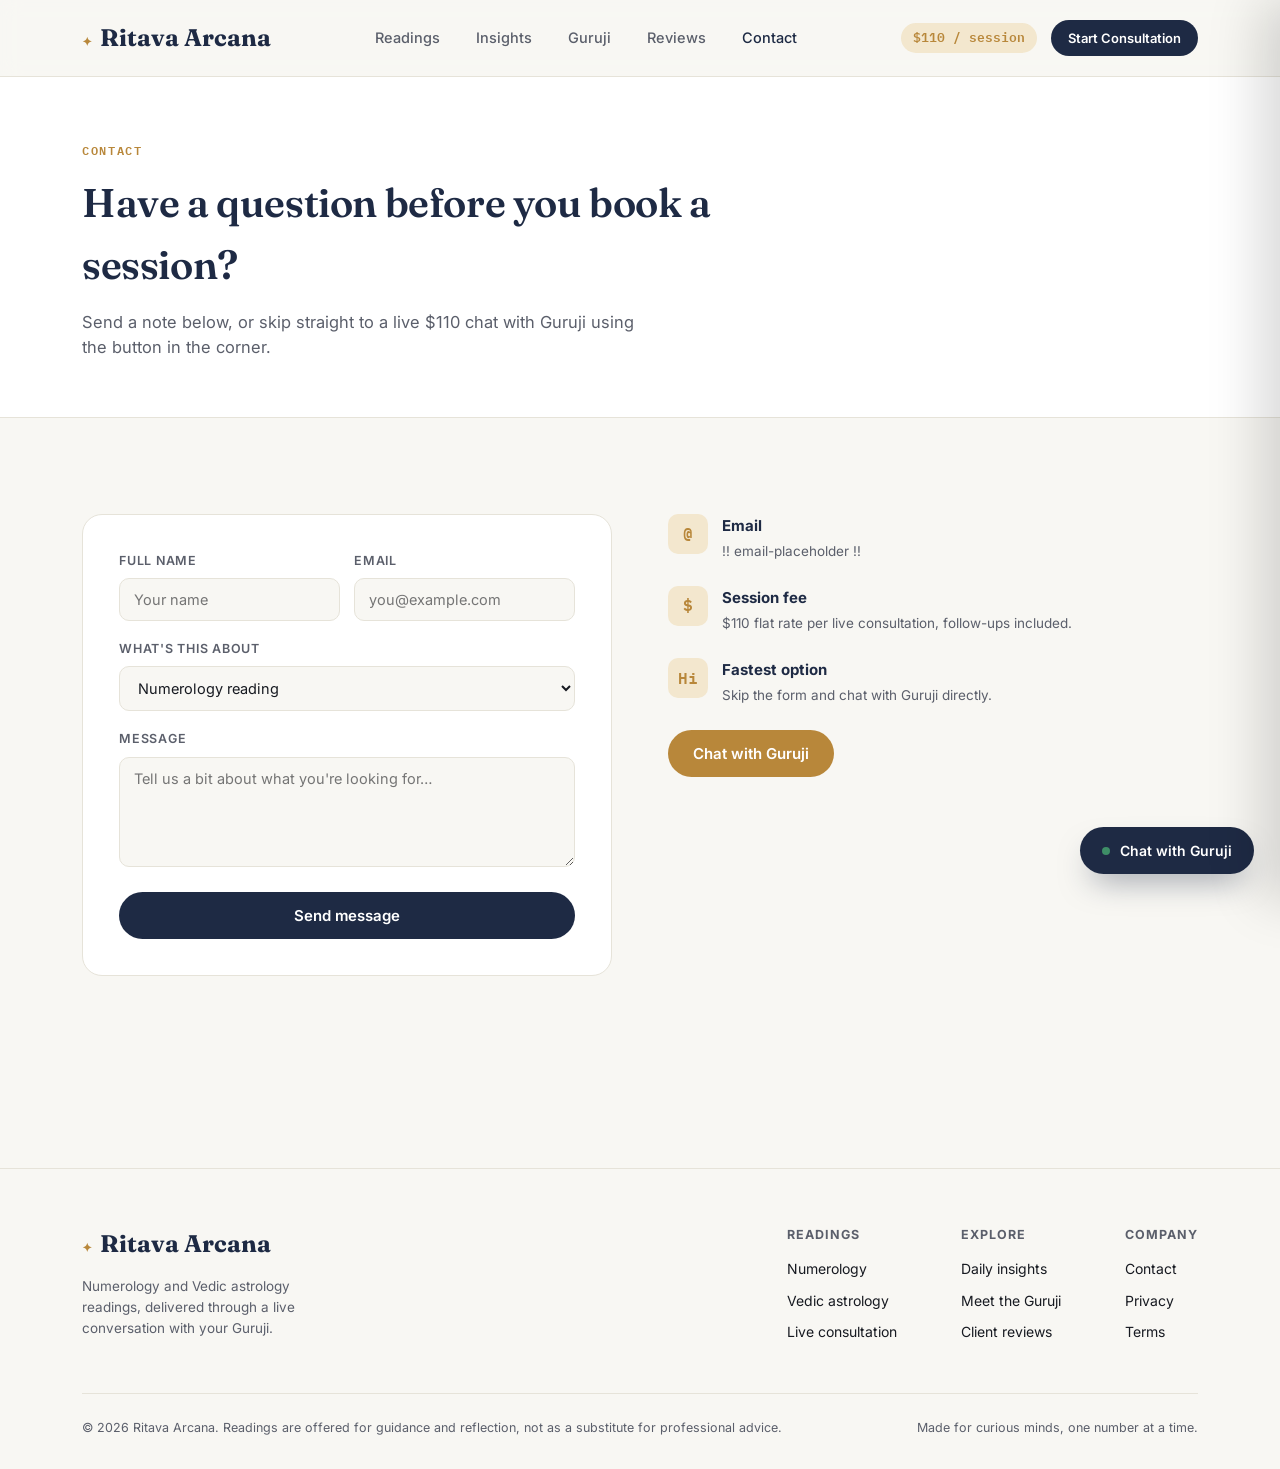
<file: contact.html>
<!DOCTYPE html>
<html lang="en">
<head>
<meta charset="UTF-8">
<meta name="viewport" content="width=device-width, initial-scale=1.0">
<title>Contact — Ritava Arcana</title>
<link rel="preconnect" href="https://fonts.googleapis.com">
<link href="https://fonts.googleapis.com/css2?family=Fraunces:opsz,wght@9..144,400;9..144,500;9..144,600;9..144,700&family=Inter:wght@400;500;600;700&family=IBM+Plex+Mono:wght@500;600&display=swap" rel="stylesheet">
<link rel="stylesheet" href="style.css">
</head>
<body>
<header>
  <nav class="wrap">
    <a href="index.html" class="logo"><span class="logo-mark">✦</span>Ritava Arcana</a>
    <div class="navlinks">
      <a href="services.html">Readings</a>
      <a href="insights.html">Insights</a>
      <a href="guruji.html">Guruji</a>
      <a href="reviews.html">Reviews</a>
      <a href="contact.html" style="color:var(--navy);">Contact</a>
    </div>
    <div class="navcta">
      <span class="fee-badge">$110 / session</span>
      <button class="btn btn-primary btn-sm" onclick="openChat()">Start Consultation</button>
    </div>
  </nav>
</header>

<section class="page-hero">
  <div class="wrap">
    <p class="eyebrow">Contact</p>
    <h1>Have a question before you book a session?</h1>
    <p class="lead">Send a note below, or skip straight to a live $110 chat with Guruji using the button in the corner.</p>
  </div>
</section>

<section>
  <div class="wrap contact-grid">
    <div class="form-card">
      <form onsubmit="event.preventDefault(); document.getElementById('formSuccess').style.display='block'; this.reset();">
        <div class="field-row">
          <div class="field">
            <label for="cf-name">Full name</label>
            <input type="text" id="cf-name" required placeholder="Your name">
          </div>
          <div class="field">
            <label for="cf-email">Email</label>
            <input type="email" id="cf-email" required placeholder="you@example.com">
          </div>
        </div>
        <div class="field">
          <label for="cf-topic">What's this about</label>
          <select id="cf-topic">
            <option>Numerology reading</option>
            <option>Vedic astrology reading</option>
            <option>Booking a session ($110)</option>
            <option>Something else</option>
          </select>
        </div>
        <div class="field">
          <label for="cf-msg">Message</label>
          <textarea id="cf-msg" required placeholder="Tell us a bit about what you're looking for…"></textarea>
        </div>
        <button type="submit" class="btn btn-primary" style="width:100%;">Send message</button>
        <div class="form-success" id="formSuccess">Thanks — Guruji typically replies within a few hours. Want an answer sooner? Use the chat button instead.</div>
      </form>
    </div>
    <div class="contact-info">
      <div class="info-item">
        <div class="info-icon">@</div>
        <div><h4>Email</h4><p>!! email-placeholder !!</p></div>
      </div>
      <div class="info-item">
        <div class="info-icon">$</div>
        <div><h4>Session fee</h4><p>$110 flat rate per live consultation, follow-ups included.</p></div>
      </div>
      <div class="info-item">
        <div class="info-icon">Hi</div>
        <div><h4>Fastest option</h4><p>Skip the form and chat with Guruji directly.</p></div>
      </div>
      <button class="btn btn-gold" onclick="openChat()" style="align-self:flex-start;">Chat with Guruji</button>
    </div>
  </div>
</section>
<footer>
  <div class="wrap">
    <div class="foot-grid">
      <div>
        <a href="index.html" class="logo"><span class="logo-mark">✦</span>Ritava Arcana</a>
        <p style="font-size:13.5px; color:var(--ink-soft); max-width:260px; margin-top:14px;">Numerology and Vedic astrology readings, delivered through a live conversation with your Guruji.</p>
      </div>
      <div class="foot-cols">
        <div class="foot-col">
          <h4>Readings</h4>
          <a href="services.html#numerology">Numerology</a>
          <a href="services.html#astrology">Vedic astrology</a>
          <a href="services.html#consultation">Live consultation</a>
        </div>
        <div class="foot-col">
          <h4>Explore</h4>
          <a href="insights.html">Daily insights</a>
          <a href="guruji.html">Meet the Guruji</a>
          <a href="reviews.html">Client reviews</a>
        </div>
        <div class="foot-col">
          <h4>Company</h4>
          <a href="contact.html">Contact</a>
          <a href="#">Privacy</a>
          <a href="#">Terms</a>
        </div>
      </div>
    </div>
    <div class="foot-bottom">
      <div>© 2026 Ritava Arcana. Readings are offered for guidance and reflection, not as a substitute for professional advice.</div>
      <div>Made for curious minds, one number at a time.</div>
    </div>
  </div>
</footer>

<button class="fab" onclick="openChat()">
  <span class="fab-dot"></span> Chat with Guruji
</button>

<div class="overlay-bg" id="overlayBg" onclick="closeChat()"></div>
<div class="chat-panel" id="chatPanel">
  <div class="panel-head">
    <div class="phone-avatar" id="panelAvatar">G</div>
    <div>
      <div style="font-weight:600; font-size:14.5px;">Guruji</div>
      <div class="status"><span class="status-dot"></span>Online now · $110 / session</div>
    </div>
    <button class="panel-close" onclick="closeChat()" aria-label="Close chat">×</button>
  </div>
  <div class="panel-body" id="panelBody">
    <div class="bubble them">Namaste, I'm here. Tell me your date of birth and what's on your mind, and let's start from there.</div>
  </div>
  <div class="typing" id="typingIndicator" style="display:none;">Guruji is typing…</div>
  <div class="panel-input">
    <input type="text" id="panelInput" placeholder="Type a message…" onkeydown="if(event.key==='Enter')sendPanelMsg()">
    <button onclick="sendPanelMsg()" aria-label="Send">→</button>
  </div>
</div>

<script src="script.js"></script>

</body>
</html>
</file>
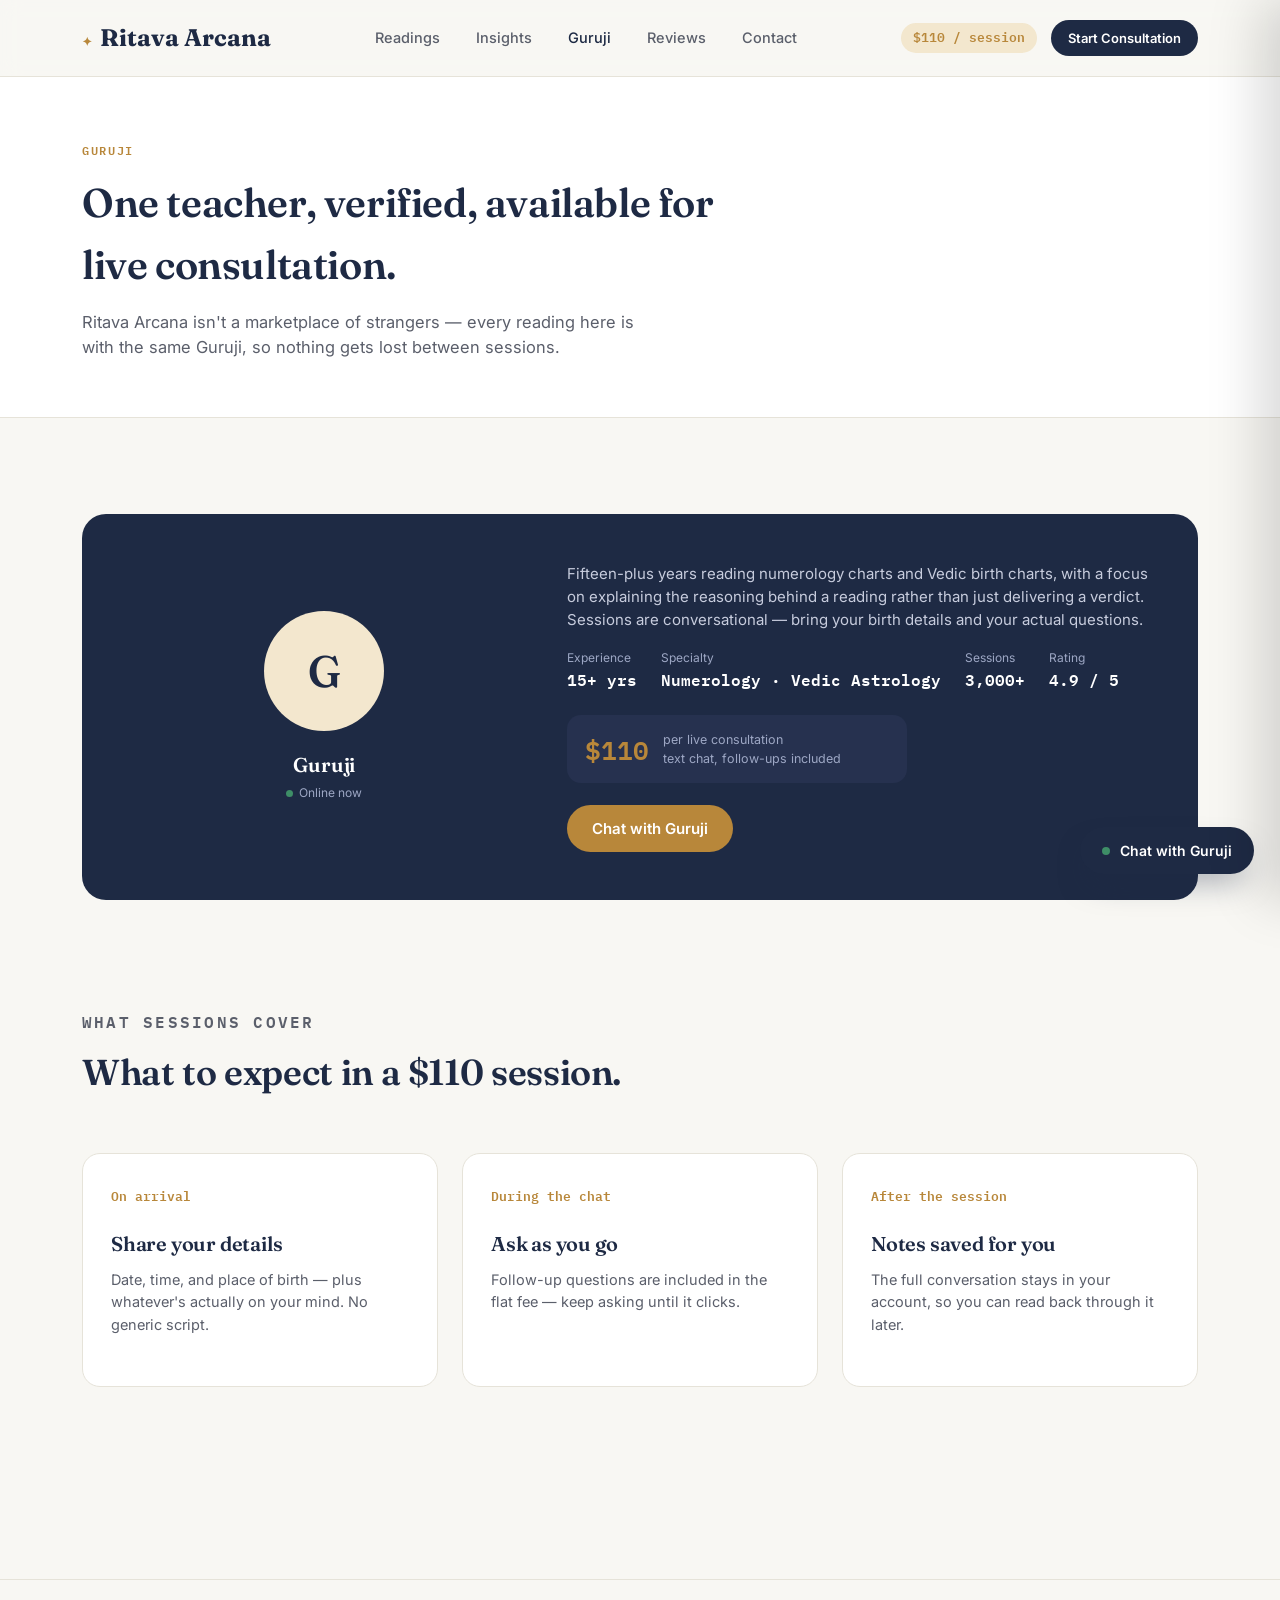
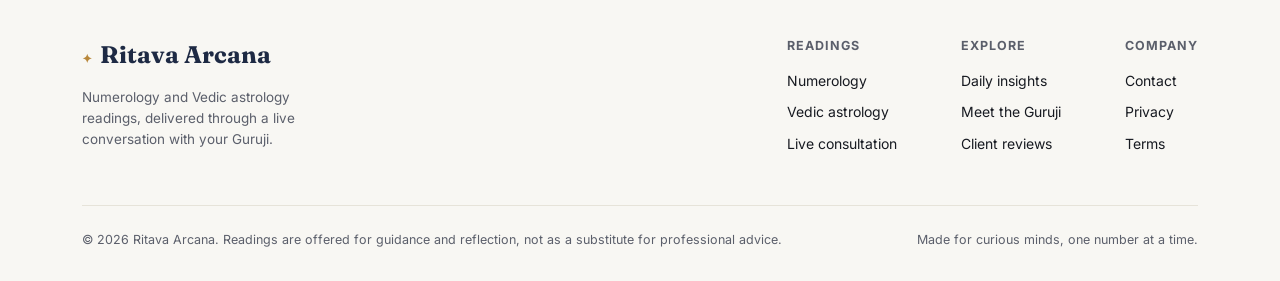
<file: guruji.html>
<!DOCTYPE html>
<html lang="en">
<head>
<meta charset="UTF-8">
<meta name="viewport" content="width=device-width, initial-scale=1.0">
<title>Guruji — Ritava Arcana</title>
<link rel="preconnect" href="https://fonts.googleapis.com">
<link href="https://fonts.googleapis.com/css2?family=Fraunces:opsz,wght@9..144,400;9..144,500;9..144,600;9..144,700&family=Inter:wght@400;500;600;700&family=IBM+Plex+Mono:wght@500;600&display=swap" rel="stylesheet">
<link rel="stylesheet" href="style.css">
</head>
<body>
<header>
  <nav class="wrap">
    <a href="index.html" class="logo"><span class="logo-mark">✦</span>Ritava Arcana</a>
    <div class="navlinks">
      <a href="services.html">Readings</a>
      <a href="insights.html">Insights</a>
      <a href="guruji.html" style="color:var(--navy);">Guruji</a>
      <a href="reviews.html">Reviews</a>
      <a href="contact.html">Contact</a>
    </div>
    <div class="navcta">
      <span class="fee-badge">$110 / session</span>
      <button class="btn btn-primary btn-sm" onclick="openChat()">Start Consultation</button>
    </div>
  </nav>
</header>

<section class="page-hero">
  <div class="wrap">
    <p class="eyebrow">Guruji</p>
    <h1>One teacher, verified, available for live consultation.</h1>
    <p class="lead">Ritava Arcana isn't a marketplace of strangers — every reading here is with the same Guruji, so nothing gets lost between sessions.</p>
  </div>
</section>

<section>
  <div class="wrap">
    <div class="guruji-profile">
      <div class="guruji-title">
        <div class="guruji-avatar-lg">G</div>
        <h3>Guruji</h3>
        <div class="status" style="justify-content:center;"><span class="status-dot"></span>Online now</div>
      </div>
      <div class="guruji-body">
        <p>Fifteen-plus years reading numerology charts and Vedic birth charts, with a focus on explaining the reasoning behind a reading rather than just delivering a verdict. Sessions are conversational — bring your birth details and your actual questions.</p>
        <div class="guruji-stats">
          <div>Experience<span class="num">15+ yrs</span></div>
          <div>Specialty<span class="num">Numerology · Vedic Astrology</span></div>
          <div>Sessions<span class="num">3,000+</span></div>
          <div>Rating<span class="num">4.9 / 5</span></div>
        </div>
        <div class="guruji-fee">
          <div class="num">$110</div>
          <div class="label">per live consultation<br>text chat, follow-ups included</div>
        </div>
        <button class="btn btn-gold" onclick="openChat()">Chat with Guruji</button>
      </div>
    </div>
  </div>
</section>

<section style="padding-top:0;">
  <div class="wrap">
    <div class="sec-head">
      <p class="eyebrow">What sessions cover</p>
      <h2>What to expect in a $110 session.</h2>
    </div>
    <div class="services-grid">
      <div class="service-card">
        <div class="service-num">On arrival</div>
        <h3>Share your details</h3>
        <p>Date, time, and place of birth — plus whatever's actually on your mind. No generic script.</p>
      </div>
      <div class="service-card">
        <div class="service-num">During the chat</div>
        <h3>Ask as you go</h3>
        <p>Follow-up questions are included in the flat fee — keep asking until it clicks.</p>
      </div>
      <div class="service-card">
        <div class="service-num">After the session</div>
        <h3>Notes saved for you</h3>
        <p>The full conversation stays in your account, so you can read back through it later.</p>
      </div>
    </div>
  </div>
</section>
<footer>
  <div class="wrap">
    <div class="foot-grid">
      <div>
        <a href="index.html" class="logo"><span class="logo-mark">✦</span>Ritava Arcana</a>
        <p style="font-size:13.5px; color:var(--ink-soft); max-width:260px; margin-top:14px;">Numerology and Vedic astrology readings, delivered through a live conversation with your Guruji.</p>
      </div>
      <div class="foot-cols">
        <div class="foot-col">
          <h4>Readings</h4>
          <a href="services.html#numerology">Numerology</a>
          <a href="services.html#astrology">Vedic astrology</a>
          <a href="services.html#consultation">Live consultation</a>
        </div>
        <div class="foot-col">
          <h4>Explore</h4>
          <a href="insights.html">Daily insights</a>
          <a href="guruji.html">Meet the Guruji</a>
          <a href="reviews.html">Client reviews</a>
        </div>
        <div class="foot-col">
          <h4>Company</h4>
          <a href="contact.html">Contact</a>
          <a href="#">Privacy</a>
          <a href="#">Terms</a>
        </div>
      </div>
    </div>
    <div class="foot-bottom">
      <div>© 2026 Ritava Arcana. Readings are offered for guidance and reflection, not as a substitute for professional advice.</div>
      <div>Made for curious minds, one number at a time.</div>
    </div>
  </div>
</footer>

<button class="fab" onclick="openChat()">
  <span class="fab-dot"></span> Chat with Guruji
</button>

<div class="overlay-bg" id="overlayBg" onclick="closeChat()"></div>
<div class="chat-panel" id="chatPanel">
  <div class="panel-head">
    <div class="phone-avatar" id="panelAvatar">G</div>
    <div>
      <div style="font-weight:600; font-size:14.5px;">Guruji</div>
      <div class="status"><span class="status-dot"></span>Online now · $110 / session</div>
    </div>
    <button class="panel-close" onclick="closeChat()" aria-label="Close chat">×</button>
  </div>
  <div class="panel-body" id="panelBody">
    <div class="bubble them">Namaste, I'm here. Tell me your date of birth and what's on your mind, and let's start from there.</div>
  </div>
  <div class="typing" id="typingIndicator" style="display:none;">Guruji is typing…</div>
  <div class="panel-input">
    <input type="text" id="panelInput" placeholder="Type a message…" onkeydown="if(event.key==='Enter')sendPanelMsg()">
    <button onclick="sendPanelMsg()" aria-label="Send">→</button>
  </div>
</div>

<script src="script.js"></script>

</body>
</html>
</file>
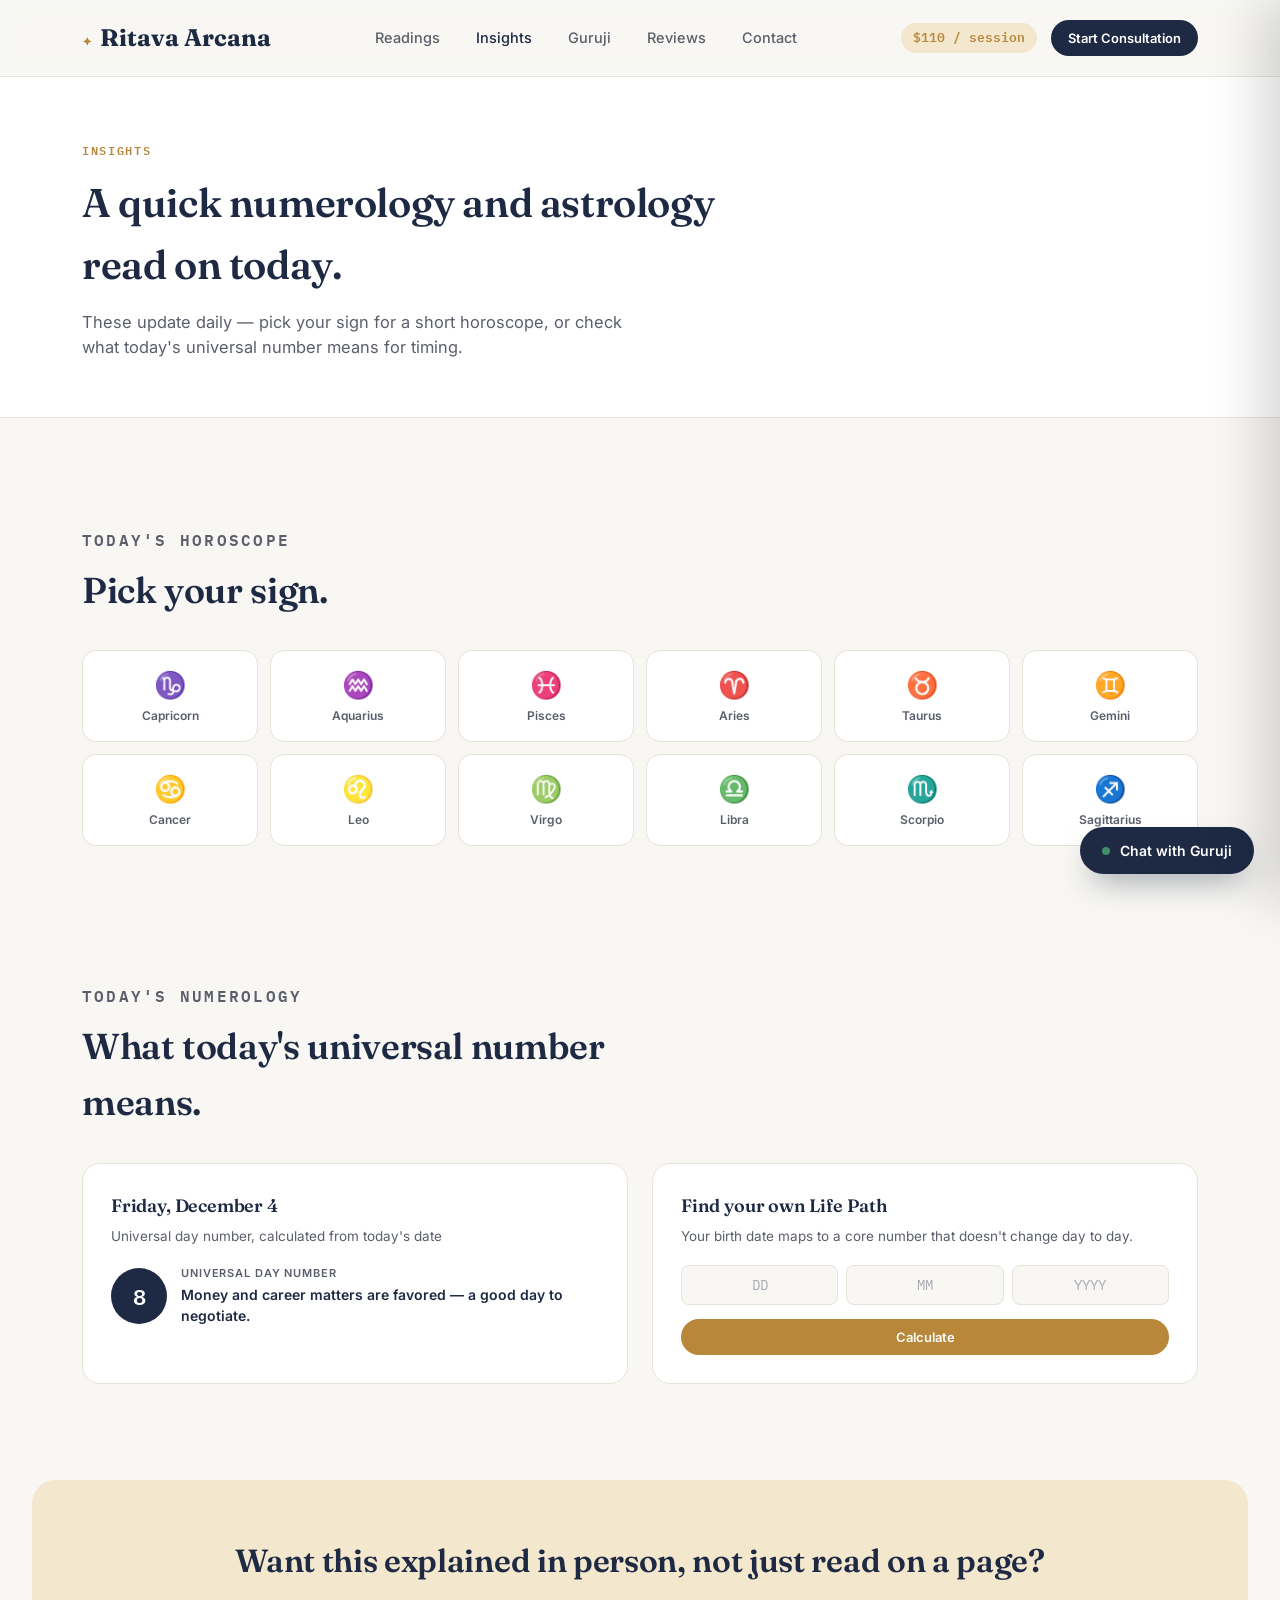
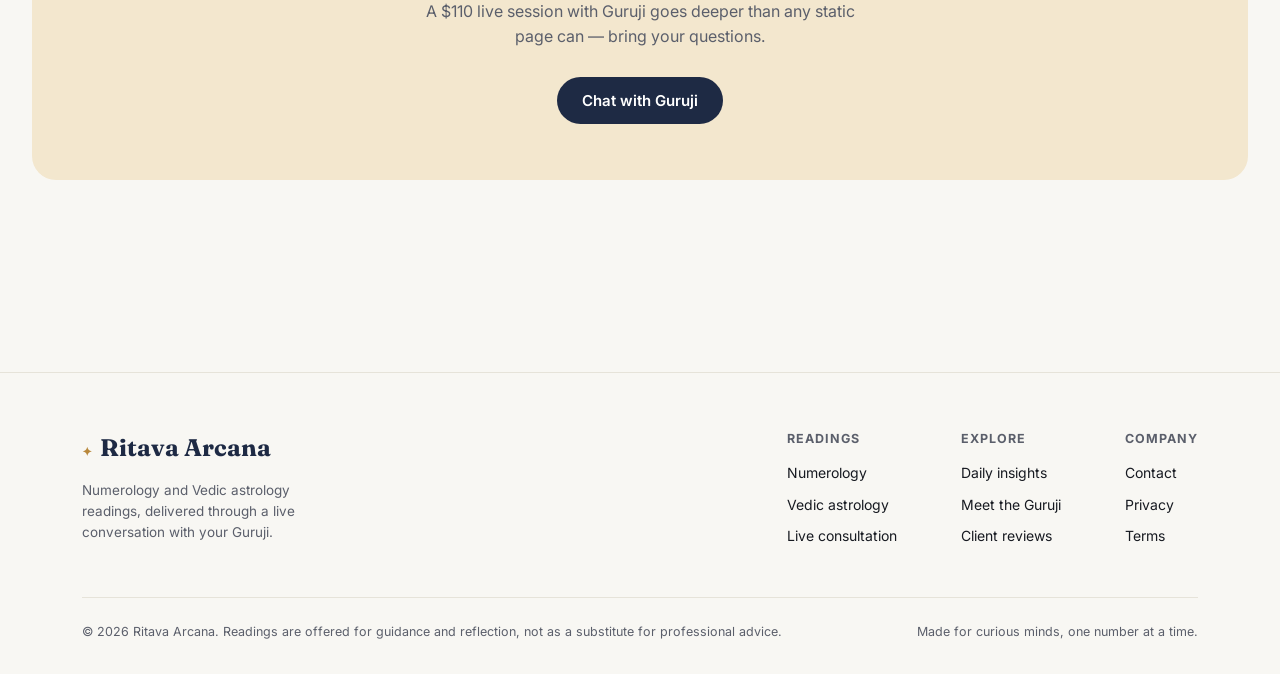
<file: insights.html>
<!DOCTYPE html>
<html lang="en">
<head>
<meta charset="UTF-8">
<meta name="viewport" content="width=device-width, initial-scale=1.0">
<title>Insights — Ritava Arcana</title>
<link rel="preconnect" href="https://fonts.googleapis.com">
<link href="https://fonts.googleapis.com/css2?family=Fraunces:opsz,wght@9..144,400;9..144,500;9..144,600;9..144,700&family=Inter:wght@400;500;600;700&family=IBM+Plex+Mono:wght@500;600&display=swap" rel="stylesheet">
<link rel="stylesheet" href="style.css">
</head>
<body>
<header>
  <nav class="wrap">
    <a href="index.html" class="logo"><span class="logo-mark">✦</span>Ritava Arcana</a>
    <div class="navlinks">
      <a href="services.html">Readings</a>
      <a href="insights.html" style="color:var(--navy);">Insights</a>
      <a href="guruji.html">Guruji</a>
      <a href="reviews.html">Reviews</a>
      <a href="contact.html">Contact</a>
    </div>
    <div class="navcta">
      <span class="fee-badge">$110 / session</span>
      <button class="btn btn-primary btn-sm" onclick="openChat()">Start Consultation</button>
    </div>
  </nav>
</header>

<section class="page-hero">
  <div class="wrap">
    <p class="eyebrow">Insights</p>
    <h1>A quick numerology and astrology read on today.</h1>
    <p class="lead">These update daily — pick your sign for a short horoscope, or check what today's universal number means for timing.</p>
  </div>
</section>

<section>
  <div class="wrap">
    <div class="sec-head" style="margin-bottom:32px;">
      <p class="eyebrow">Today's Horoscope</p>
      <h2>Pick your sign.</h2>
    </div>
    <div class="zodiac-grid" id="zodiacGrid"></div>
    <div class="horoscope-result" id="horoscopeResult"></div>
  </div>
</section>

<section style="padding-top:0;">
  <div class="wrap">
    <div class="sec-head" style="margin-bottom:32px;">
      <p class="eyebrow">Today's Numerology</p>
      <h2>What today's universal number means.</h2>
    </div>
    <div class="insight-split">
      <div class="insight-card">
        <h3 id="todayDate2">Today</h3>
        <p class="sub">Universal day number, calculated from today's date</p>
        <div class="calc-result" style="display:flex; margin-top:0; padding-top:0; border-top:none;">
          <div class="life-badge" id="todayNumBig">—</div>
          <div class="calc-result-text">
            <div class="k">Universal Day Number</div>
            <div class="v" id="todayNumTextBig">—</div>
          </div>
        </div>
      </div>
      <div class="insight-card">
        <h3>Find your own Life Path</h3>
        <p class="sub">Your birth date maps to a core number that doesn't change day to day.</p>
        <div class="calc-fields" style="margin-bottom:14px;">
          <input type="text" inputmode="numeric" maxlength="2" placeholder="DD" id="dd2">
          <input type="text" inputmode="numeric" maxlength="2" placeholder="MM" id="mm2">
          <input type="text" inputmode="numeric" maxlength="4" placeholder="YYYY" id="yy2">
        </div>
        <button class="btn btn-gold btn-sm" style="width:100%;" onclick="calcInsightsPage()">Calculate</button>
        <div class="calc-result" id="calcResult2" style="display:none;">
          <div class="life-badge gold" id="lifeBadgeNum2">—</div>
          <div class="calc-result-text">
            <div class="k">Life Path</div>
            <div class="v" id="lifeBadgeText2">Your core number</div>
          </div>
        </div>
      </div>
    </div>
  </div>
</section>

<section style="padding-top:0;">
  <div class="cta-band">
    <h2>Want this explained in person, not just read on a page?</h2>
    <p>A $110 live session with Guruji goes deeper than any static page can — bring your questions.</p>
    <button class="btn btn-primary" onclick="openChat()">Chat with Guruji</button>
  </div>
</section>
<footer>
  <div class="wrap">
    <div class="foot-grid">
      <div>
        <a href="index.html" class="logo"><span class="logo-mark">✦</span>Ritava Arcana</a>
        <p style="font-size:13.5px; color:var(--ink-soft); max-width:260px; margin-top:14px;">Numerology and Vedic astrology readings, delivered through a live conversation with your Guruji.</p>
      </div>
      <div class="foot-cols">
        <div class="foot-col">
          <h4>Readings</h4>
          <a href="services.html#numerology">Numerology</a>
          <a href="services.html#astrology">Vedic astrology</a>
          <a href="services.html#consultation">Live consultation</a>
        </div>
        <div class="foot-col">
          <h4>Explore</h4>
          <a href="insights.html">Daily insights</a>
          <a href="guruji.html">Meet the Guruji</a>
          <a href="reviews.html">Client reviews</a>
        </div>
        <div class="foot-col">
          <h4>Company</h4>
          <a href="contact.html">Contact</a>
          <a href="#">Privacy</a>
          <a href="#">Terms</a>
        </div>
      </div>
    </div>
    <div class="foot-bottom">
      <div>© 2026 Ritava Arcana. Readings are offered for guidance and reflection, not as a substitute for professional advice.</div>
      <div>Made for curious minds, one number at a time.</div>
    </div>
  </div>
</footer>

<button class="fab" onclick="openChat()">
  <span class="fab-dot"></span> Chat with Guruji
</button>

<div class="overlay-bg" id="overlayBg" onclick="closeChat()"></div>
<div class="chat-panel" id="chatPanel">
  <div class="panel-head">
    <div class="phone-avatar" id="panelAvatar">G</div>
    <div>
      <div style="font-weight:600; font-size:14.5px;">Guruji</div>
      <div class="status"><span class="status-dot"></span>Online now · $110 / session</div>
    </div>
    <button class="panel-close" onclick="closeChat()" aria-label="Close chat">×</button>
  </div>
  <div class="panel-body" id="panelBody">
    <div class="bubble them">Namaste, I'm here. Tell me your date of birth and what's on your mind, and let's start from there.</div>
  </div>
  <div class="typing" id="typingIndicator" style="display:none;">Guruji is typing…</div>
  <div class="panel-input">
    <input type="text" id="panelInput" placeholder="Type a message…" onkeydown="if(event.key==='Enter')sendPanelMsg()">
    <button onclick="sendPanelMsg()" aria-label="Send">→</button>
  </div>
</div>

<script src="script.js"></script>

</body>
</html>
</file>
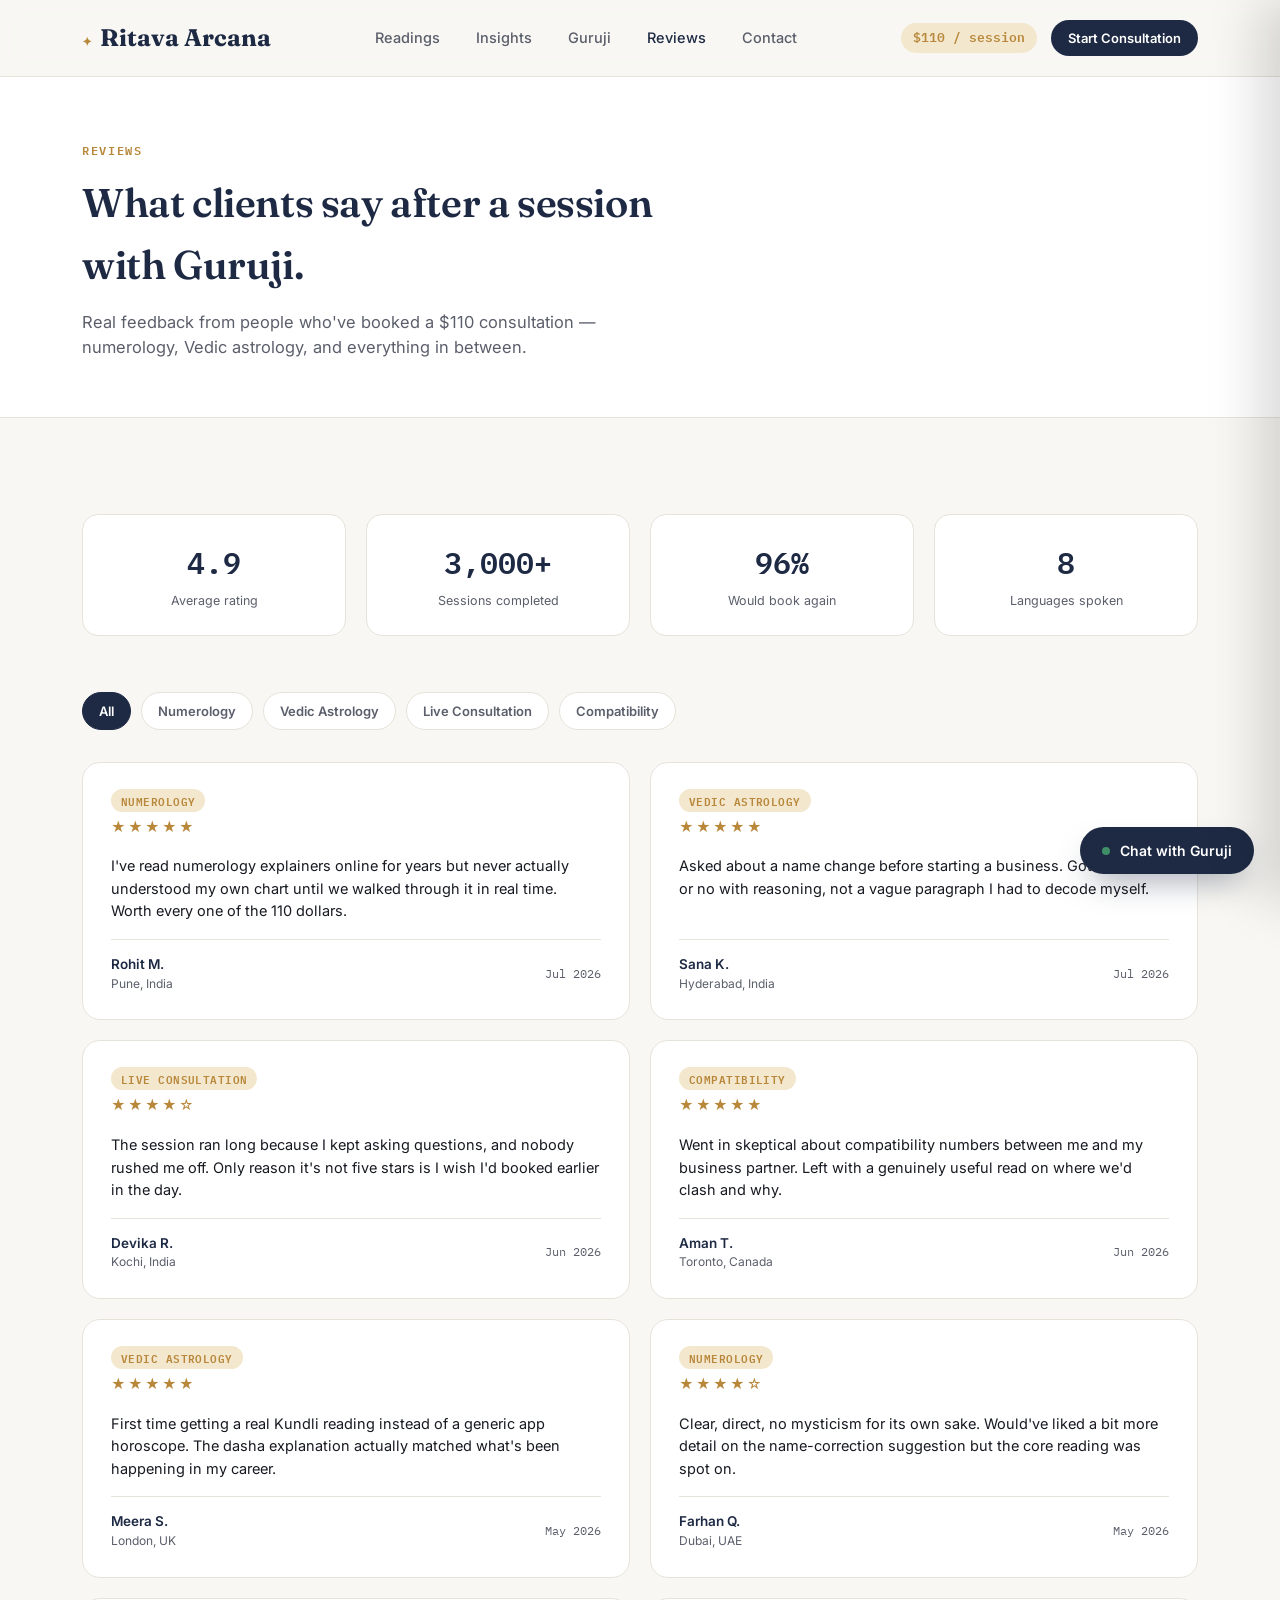
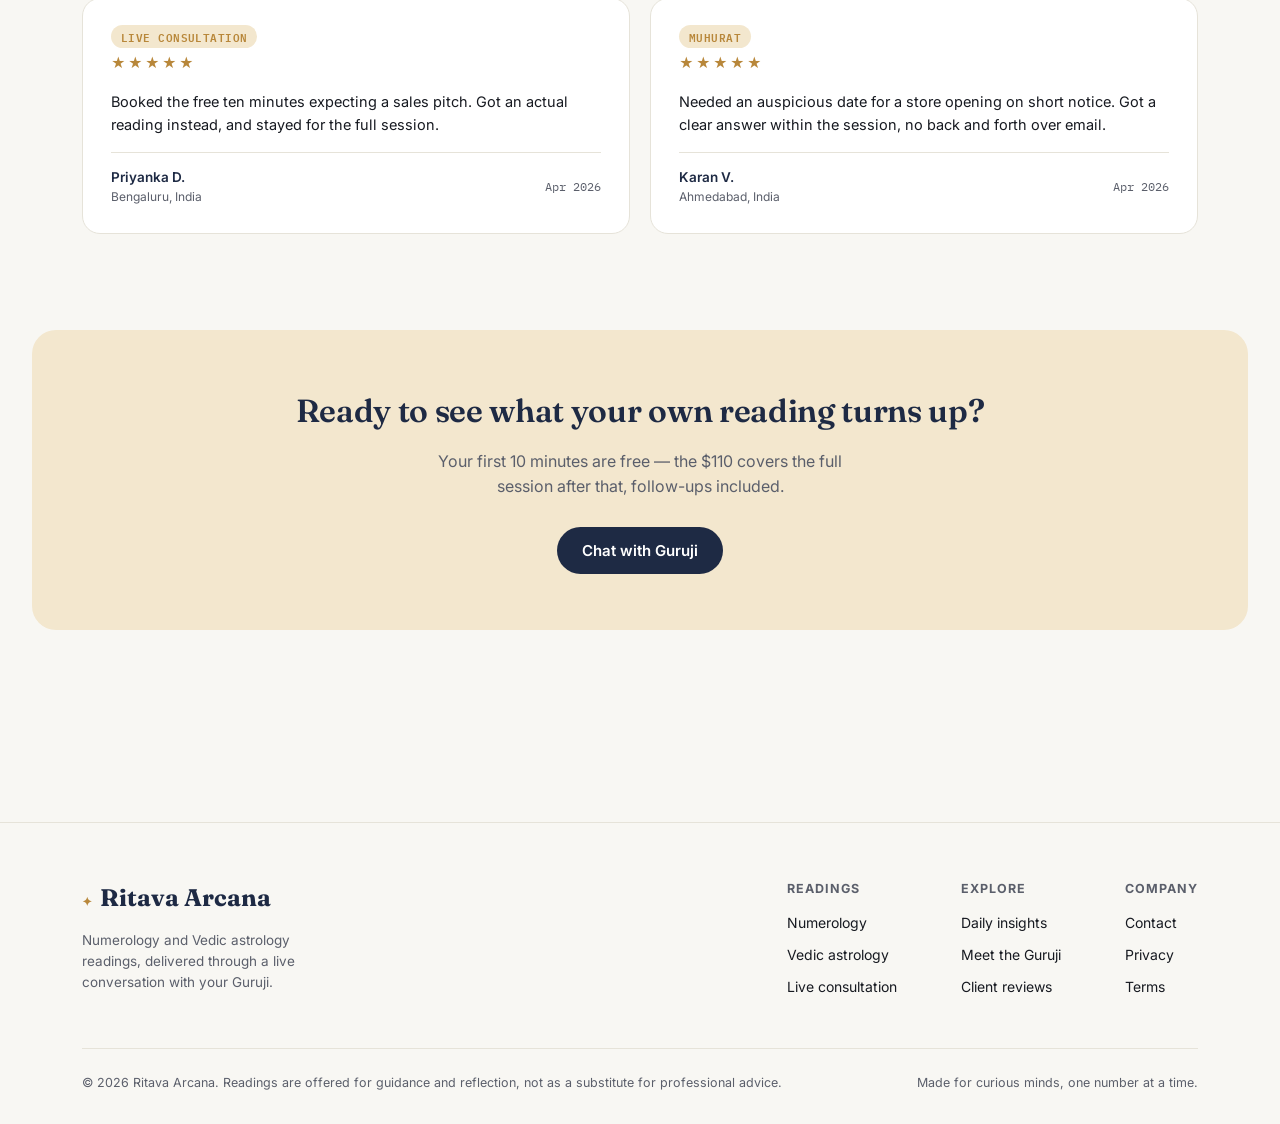
<file: reviews.html>
<!DOCTYPE html>
<html lang="en">
<head>
<meta charset="UTF-8">
<meta name="viewport" content="width=device-width, initial-scale=1.0">
<title>Reviews — Ritava Arcana</title>
<link rel="preconnect" href="https://fonts.googleapis.com">
<link href="https://fonts.googleapis.com/css2?family=Fraunces:opsz,wght@9..144,400;9..144,500;9..144,600;9..144,700&family=Inter:wght@400;500;600;700&family=IBM+Plex+Mono:wght@500;600&display=swap" rel="stylesheet">
<link rel="stylesheet" href="style.css">
</head>
<body>
<header>
  <nav class="wrap">
    <a href="index.html" class="logo"><span class="logo-mark">✦</span>Ritava Arcana</a>
    <div class="navlinks">
      <a href="services.html">Readings</a>
      <a href="insights.html">Insights</a>
      <a href="guruji.html">Guruji</a>
      <a href="reviews.html" style="color:var(--navy);">Reviews</a>
      <a href="contact.html">Contact</a>
    </div>
    <div class="navcta">
      <span class="fee-badge">$110 / session</span>
      <button class="btn btn-primary btn-sm" onclick="openChat()">Start Consultation</button>
    </div>
  </nav>
</header>

<section class="page-hero">
  <div class="wrap">
    <p class="eyebrow">Reviews</p>
    <h1>What clients say after a session with Guruji.</h1>
    <p class="lead">Real feedback from people who've booked a $110 consultation — numerology, Vedic astrology, and everything in between.</p>
  </div>
</section>

<section style="padding-bottom:0;">
  <div class="wrap">
    <div class="review-stats">
      <div class="review-stat"><span class="num">4.9</span><div class="label">Average rating</div></div>
      <div class="review-stat"><span class="num">3,000+</span><div class="label">Sessions completed</div></div>
      <div class="review-stat"><span class="num">96%</span><div class="label">Would book again</div></div>
      <div class="review-stat"><span class="num">8</span><div class="label">Languages spoken</div></div>
    </div>
  </div>
</section>

<section style="padding-top:0;">
  <div class="wrap">
    <div class="review-filter-row">
      <div class="filter-chip active">All</div>
      <div class="filter-chip">Numerology</div>
      <div class="filter-chip">Vedic Astrology</div>
      <div class="filter-chip">Live Consultation</div>
      <div class="filter-chip">Compatibility</div>
    </div>
    <div class="review-grid">
      <div class="review-card">
        <div class="review-top">
          <span class="review-tag">Numerology</span>
        </div>
        <div class="stars">★★★★★</div>
        <p>I've read numerology explainers online for years but never actually understood my own chart until we walked through it in real time. Worth every one of the 110 dollars.</p>
        <div class="review-who">
          <div>
            <div class="name">Rohit M.</div>
            <div class="place">Pune, India</div>
          </div>
          <div class="date">Jul 2026</div>
        </div>
      </div><div class="review-card">
        <div class="review-top">
          <span class="review-tag">Vedic Astrology</span>
        </div>
        <div class="stars">★★★★★</div>
        <p>Asked about a name change before starting a business. Got a clear yes or no with reasoning, not a vague paragraph I had to decode myself.</p>
        <div class="review-who">
          <div>
            <div class="name">Sana K.</div>
            <div class="place">Hyderabad, India</div>
          </div>
          <div class="date">Jul 2026</div>
        </div>
      </div><div class="review-card">
        <div class="review-top">
          <span class="review-tag">Live Consultation</span>
        </div>
        <div class="stars">★★★★☆</div>
        <p>The session ran long because I kept asking questions, and nobody rushed me off. Only reason it's not five stars is I wish I'd booked earlier in the day.</p>
        <div class="review-who">
          <div>
            <div class="name">Devika R.</div>
            <div class="place">Kochi, India</div>
          </div>
          <div class="date">Jun 2026</div>
        </div>
      </div><div class="review-card">
        <div class="review-top">
          <span class="review-tag">Compatibility</span>
        </div>
        <div class="stars">★★★★★</div>
        <p>Went in skeptical about compatibility numbers between me and my business partner. Left with a genuinely useful read on where we'd clash and why.</p>
        <div class="review-who">
          <div>
            <div class="name">Aman T.</div>
            <div class="place">Toronto, Canada</div>
          </div>
          <div class="date">Jun 2026</div>
        </div>
      </div><div class="review-card">
        <div class="review-top">
          <span class="review-tag">Vedic Astrology</span>
        </div>
        <div class="stars">★★★★★</div>
        <p>First time getting a real Kundli reading instead of a generic app horoscope. The dasha explanation actually matched what's been happening in my career.</p>
        <div class="review-who">
          <div>
            <div class="name">Meera S.</div>
            <div class="place">London, UK</div>
          </div>
          <div class="date">May 2026</div>
        </div>
      </div><div class="review-card">
        <div class="review-top">
          <span class="review-tag">Numerology</span>
        </div>
        <div class="stars">★★★★☆</div>
        <p>Clear, direct, no mysticism for its own sake. Would've liked a bit more detail on the name-correction suggestion but the core reading was spot on.</p>
        <div class="review-who">
          <div>
            <div class="name">Farhan Q.</div>
            <div class="place">Dubai, UAE</div>
          </div>
          <div class="date">May 2026</div>
        </div>
      </div><div class="review-card">
        <div class="review-top">
          <span class="review-tag">Live Consultation</span>
        </div>
        <div class="stars">★★★★★</div>
        <p>Booked the free ten minutes expecting a sales pitch. Got an actual reading instead, and stayed for the full session.</p>
        <div class="review-who">
          <div>
            <div class="name">Priyanka D.</div>
            <div class="place">Bengaluru, India</div>
          </div>
          <div class="date">Apr 2026</div>
        </div>
      </div><div class="review-card">
        <div class="review-top">
          <span class="review-tag">Muhurat</span>
        </div>
        <div class="stars">★★★★★</div>
        <p>Needed an auspicious date for a store opening on short notice. Got a clear answer within the session, no back and forth over email.</p>
        <div class="review-who">
          <div>
            <div class="name">Karan V.</div>
            <div class="place">Ahmedabad, India</div>
          </div>
          <div class="date">Apr 2026</div>
        </div>
      </div>
    </div>
  </div>
</section>

<section style="padding-top:0;">
  <div class="cta-band">
    <h2>Ready to see what your own reading turns up?</h2>
    <p>Your first 10 minutes are free — the $110 covers the full session after that, follow-ups included.</p>
    <button class="btn btn-primary" onclick="openChat()">Chat with Guruji</button>
  </div>
</section>
<footer>
  <div class="wrap">
    <div class="foot-grid">
      <div>
        <a href="index.html" class="logo"><span class="logo-mark">✦</span>Ritava Arcana</a>
        <p style="font-size:13.5px; color:var(--ink-soft); max-width:260px; margin-top:14px;">Numerology and Vedic astrology readings, delivered through a live conversation with your Guruji.</p>
      </div>
      <div class="foot-cols">
        <div class="foot-col">
          <h4>Readings</h4>
          <a href="services.html#numerology">Numerology</a>
          <a href="services.html#astrology">Vedic astrology</a>
          <a href="services.html#consultation">Live consultation</a>
        </div>
        <div class="foot-col">
          <h4>Explore</h4>
          <a href="insights.html">Daily insights</a>
          <a href="guruji.html">Meet the Guruji</a>
          <a href="reviews.html">Client reviews</a>
        </div>
        <div class="foot-col">
          <h4>Company</h4>
          <a href="contact.html">Contact</a>
          <a href="#">Privacy</a>
          <a href="#">Terms</a>
        </div>
      </div>
    </div>
    <div class="foot-bottom">
      <div>© 2026 Ritava Arcana. Readings are offered for guidance and reflection, not as a substitute for professional advice.</div>
      <div>Made for curious minds, one number at a time.</div>
    </div>
  </div>
</footer>

<button class="fab" onclick="openChat()">
  <span class="fab-dot"></span> Chat with Guruji
</button>

<div class="overlay-bg" id="overlayBg" onclick="closeChat()"></div>
<div class="chat-panel" id="chatPanel">
  <div class="panel-head">
    <div class="phone-avatar" id="panelAvatar">G</div>
    <div>
      <div style="font-weight:600; font-size:14.5px;">Guruji</div>
      <div class="status"><span class="status-dot"></span>Online now · $110 / session</div>
    </div>
    <button class="panel-close" onclick="closeChat()" aria-label="Close chat">×</button>
  </div>
  <div class="panel-body" id="panelBody">
    <div class="bubble them">Namaste, I'm here. Tell me your date of birth and what's on your mind, and let's start from there.</div>
  </div>
  <div class="typing" id="typingIndicator" style="display:none;">Guruji is typing…</div>
  <div class="panel-input">
    <input type="text" id="panelInput" placeholder="Type a message…" onkeydown="if(event.key==='Enter')sendPanelMsg()">
    <button onclick="sendPanelMsg()" aria-label="Send">→</button>
  </div>
</div>

<script src="script.js"></script>

</body>
</html>
</file>
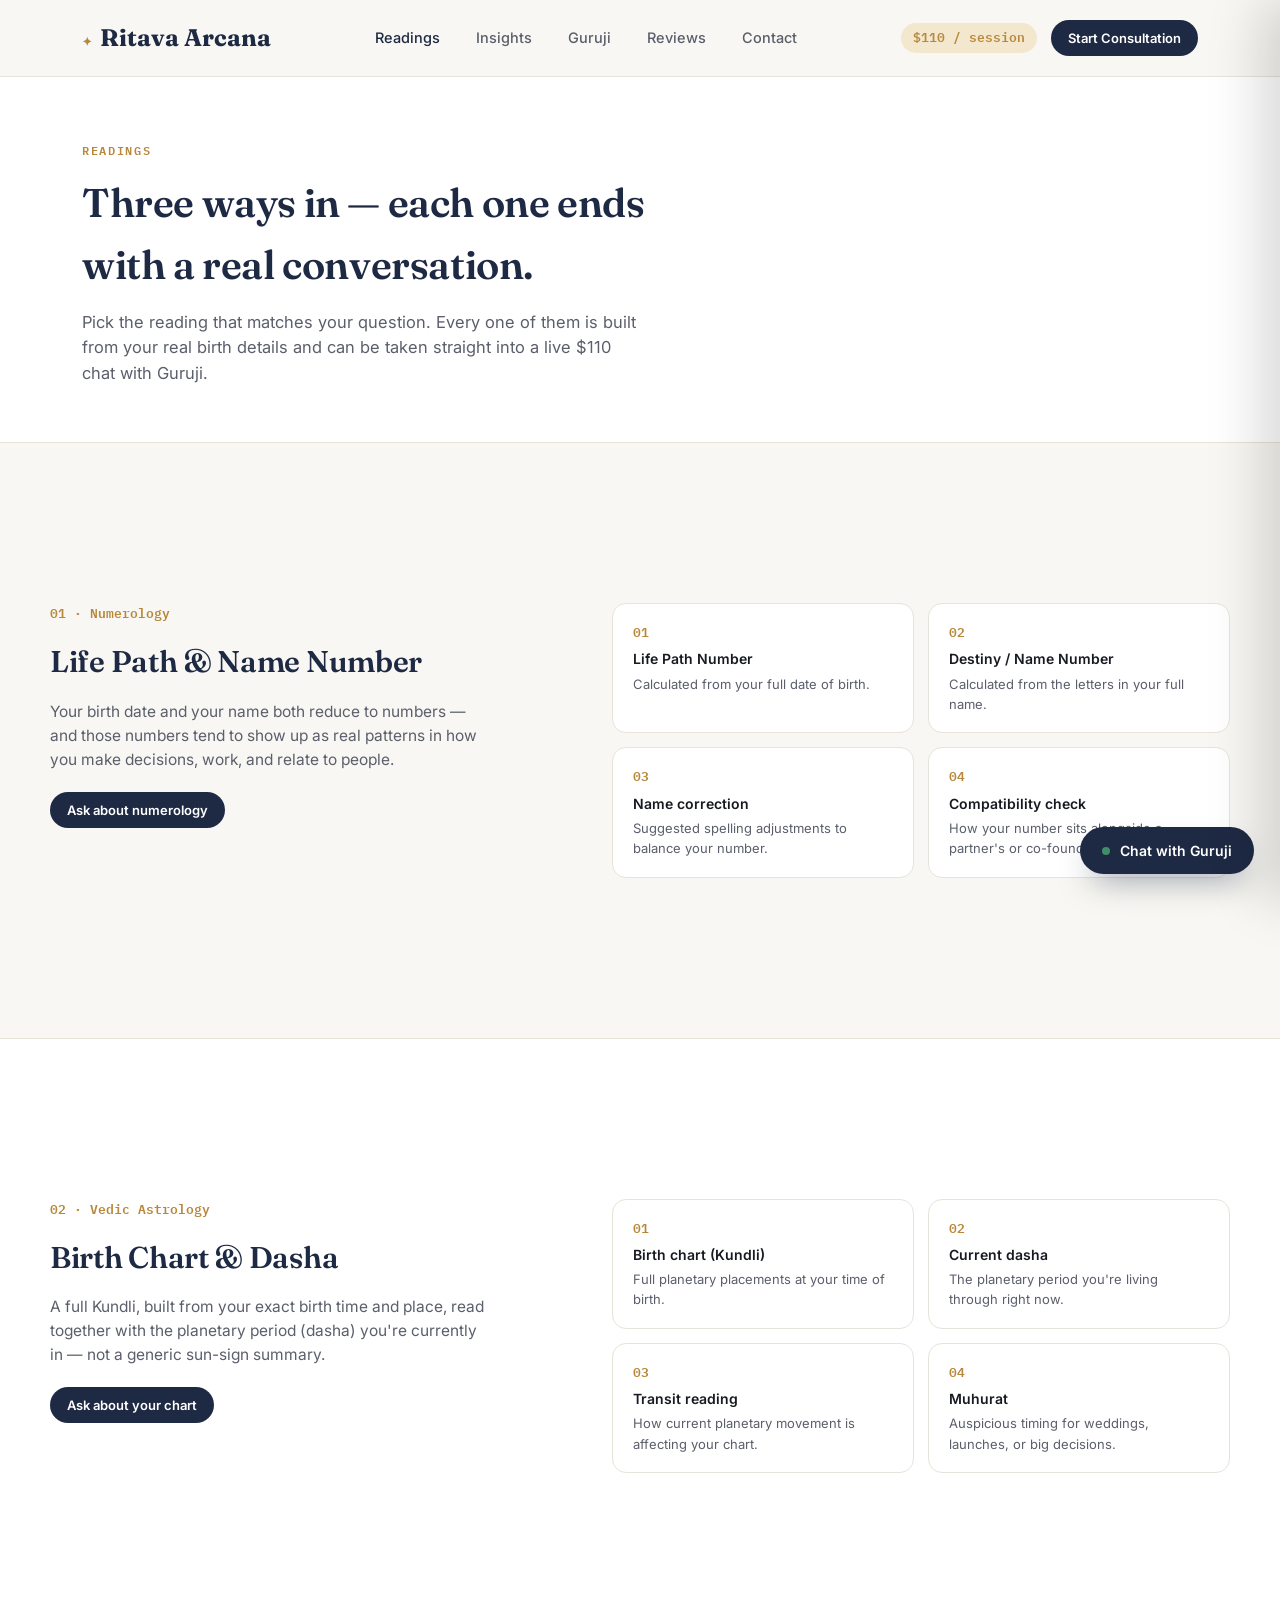
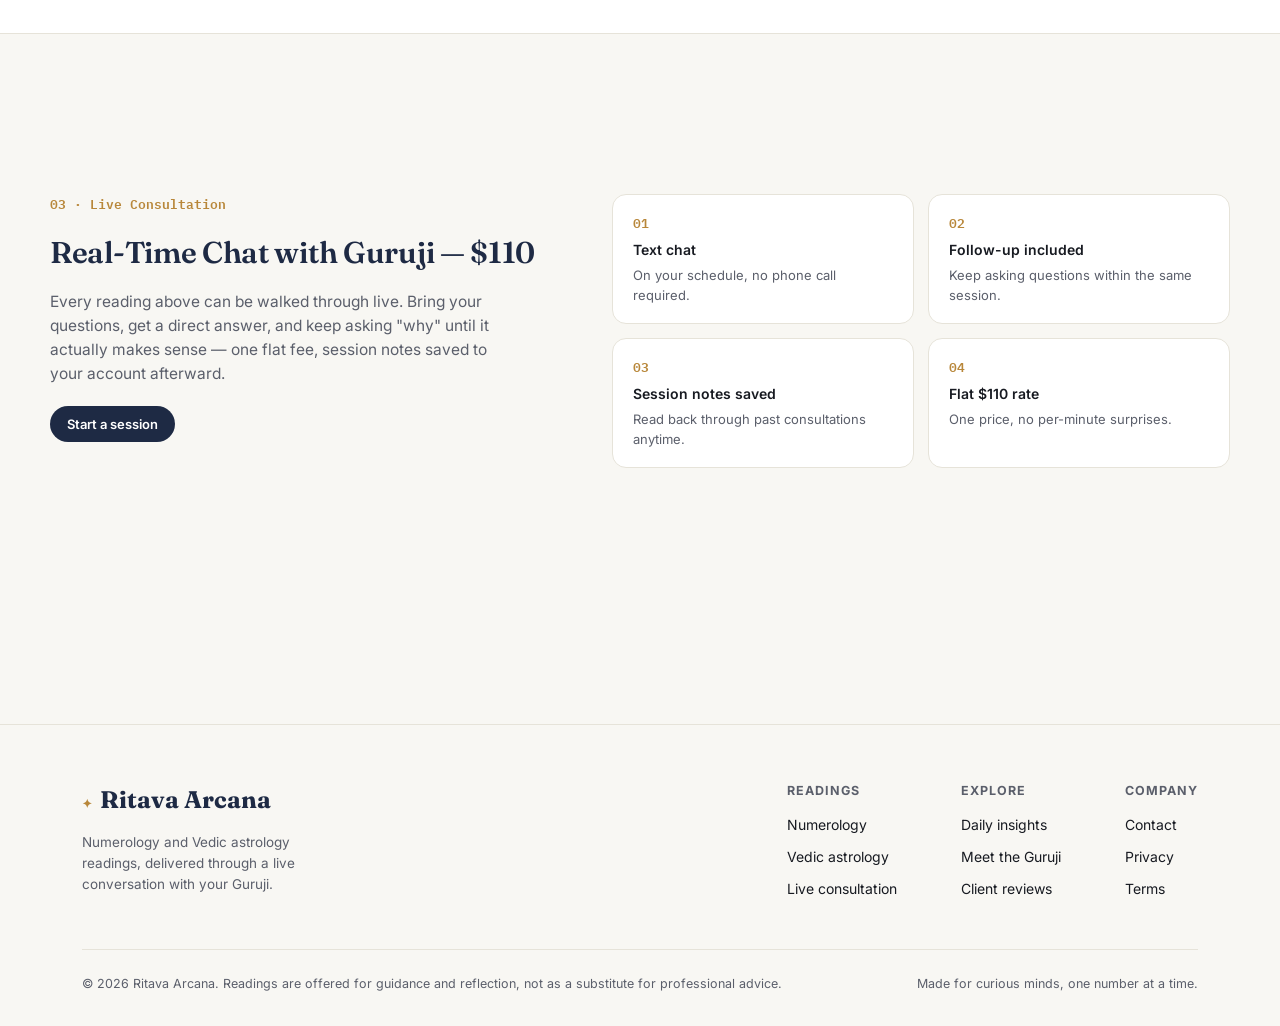
<file: services.html>
<!DOCTYPE html>
<html lang="en">
<head>
<meta charset="UTF-8">
<meta name="viewport" content="width=device-width, initial-scale=1.0">
<title>Readings — Ritava Arcana</title>
<link rel="preconnect" href="https://fonts.googleapis.com">
<link href="https://fonts.googleapis.com/css2?family=Fraunces:opsz,wght@9..144,400;9..144,500;9..144,600;9..144,700&family=Inter:wght@400;500;600;700&family=IBM+Plex+Mono:wght@500;600&display=swap" rel="stylesheet">
<link rel="stylesheet" href="style.css">
</head>
<body>
<header>
  <nav class="wrap">
    <a href="index.html" class="logo"><span class="logo-mark">✦</span>Ritava Arcana</a>
    <div class="navlinks">
      <a href="services.html" style="color:var(--navy);">Readings</a>
      <a href="insights.html">Insights</a>
      <a href="guruji.html">Guruji</a>
      <a href="reviews.html">Reviews</a>
      <a href="contact.html">Contact</a>
    </div>
    <div class="navcta">
      <span class="fee-badge">$110 / session</span>
      <button class="btn btn-primary btn-sm" onclick="openChat()">Start Consultation</button>
    </div>
  </nav>
</header>

<section class="page-hero">
  <div class="wrap">
    <p class="eyebrow">Readings</p>
    <h1>Three ways in — each one ends with a real conversation.</h1>
    <p class="lead">Pick the reading that matches your question. Every one of them is built from your real birth details and can be taken straight into a live $110 chat with Guruji.</p>
  </div>
</section>

<section id="numerology">
  <div class="wrap service-detail">
    <div>
      <div class="service-num">01 · Numerology</div>
      <h2>Life Path & Name Number</h2>
      <p class="desc">Your birth date and your name both reduce to numbers — and those numbers tend to show up as real patterns in how you make decisions, work, and relate to people.</p>
      <button class="btn btn-primary btn-sm" onclick="openChat()">Ask about numerology</button>
    </div>
    <div class="detail-list">
      <div class="detail-item"><span class="num">01</span><div class="t">Life Path Number</div><div class="d">Calculated from your full date of birth.</div></div>
      <div class="detail-item"><span class="num">02</span><div class="t">Destiny / Name Number</div><div class="d">Calculated from the letters in your full name.</div></div>
      <div class="detail-item"><span class="num">03</span><div class="t">Name correction</div><div class="d">Suggested spelling adjustments to balance your number.</div></div>
      <div class="detail-item"><span class="num">04</span><div class="t">Compatibility check</div><div class="d">How your number sits alongside a partner's or co-founder's.</div></div>
    </div>
  </div>
</section>

<section id="astrology" style="background:var(--surface); border-top:1px solid var(--line); border-bottom:1px solid var(--line);">
  <div class="wrap service-detail" style="border-bottom:none;">
    <div>
      <div class="service-num">02 · Vedic Astrology</div>
      <h2>Birth Chart & Dasha</h2>
      <p class="desc">A full Kundli, built from your exact birth time and place, read together with the planetary period (dasha) you're currently in — not a generic sun-sign summary.</p>
      <button class="btn btn-primary btn-sm" onclick="openChat()">Ask about your chart</button>
    </div>
    <div class="detail-list">
      <div class="detail-item"><span class="num">01</span><div class="t">Birth chart (Kundli)</div><div class="d">Full planetary placements at your time of birth.</div></div>
      <div class="detail-item"><span class="num">02</span><div class="t">Current dasha</div><div class="d">The planetary period you're living through right now.</div></div>
      <div class="detail-item"><span class="num">03</span><div class="t">Transit reading</div><div class="d">How current planetary movement is affecting your chart.</div></div>
      <div class="detail-item"><span class="num">04</span><div class="t">Muhurat</div><div class="d">Auspicious timing for weddings, launches, or big decisions.</div></div>
    </div>
  </div>
</section>

<section id="consultation">
  <div class="wrap service-detail">
    <div>
      <div class="service-num">03 · Live Consultation</div>
      <h2>Real-Time Chat with Guruji — $110</h2>
      <p class="desc">Every reading above can be walked through live. Bring your questions, get a direct answer, and keep asking "why" until it actually makes sense — one flat fee, session notes saved to your account afterward.</p>
      <button class="btn btn-primary btn-sm" onclick="openChat()">Start a session</button>
    </div>
    <div class="detail-list">
      <div class="detail-item"><span class="num">01</span><div class="t">Text chat</div><div class="d">On your schedule, no phone call required.</div></div>
      <div class="detail-item"><span class="num">02</span><div class="t">Follow-up included</div><div class="d">Keep asking questions within the same session.</div></div>
      <div class="detail-item"><span class="num">03</span><div class="t">Session notes saved</div><div class="d">Read back through past consultations anytime.</div></div>
      <div class="detail-item"><span class="num">04</span><div class="t">Flat $110 rate</div><div class="d">One price, no per-minute surprises.</div></div>
    </div>
  </div>
</section>
<footer>
  <div class="wrap">
    <div class="foot-grid">
      <div>
        <a href="index.html" class="logo"><span class="logo-mark">✦</span>Ritava Arcana</a>
        <p style="font-size:13.5px; color:var(--ink-soft); max-width:260px; margin-top:14px;">Numerology and Vedic astrology readings, delivered through a live conversation with your Guruji.</p>
      </div>
      <div class="foot-cols">
        <div class="foot-col">
          <h4>Readings</h4>
          <a href="services.html#numerology">Numerology</a>
          <a href="services.html#astrology">Vedic astrology</a>
          <a href="services.html#consultation">Live consultation</a>
        </div>
        <div class="foot-col">
          <h4>Explore</h4>
          <a href="insights.html">Daily insights</a>
          <a href="guruji.html">Meet the Guruji</a>
          <a href="reviews.html">Client reviews</a>
        </div>
        <div class="foot-col">
          <h4>Company</h4>
          <a href="contact.html">Contact</a>
          <a href="#">Privacy</a>
          <a href="#">Terms</a>
        </div>
      </div>
    </div>
    <div class="foot-bottom">
      <div>© 2026 Ritava Arcana. Readings are offered for guidance and reflection, not as a substitute for professional advice.</div>
      <div>Made for curious minds, one number at a time.</div>
    </div>
  </div>
</footer>

<button class="fab" onclick="openChat()">
  <span class="fab-dot"></span> Chat with Guruji
</button>

<div class="overlay-bg" id="overlayBg" onclick="closeChat()"></div>
<div class="chat-panel" id="chatPanel">
  <div class="panel-head">
    <div class="phone-avatar" id="panelAvatar">G</div>
    <div>
      <div style="font-weight:600; font-size:14.5px;">Guruji</div>
      <div class="status"><span class="status-dot"></span>Online now · $110 / session</div>
    </div>
    <button class="panel-close" onclick="closeChat()" aria-label="Close chat">×</button>
  </div>
  <div class="panel-body" id="panelBody">
    <div class="bubble them">Namaste, I'm here. Tell me your date of birth and what's on your mind, and let's start from there.</div>
  </div>
  <div class="typing" id="typingIndicator" style="display:none;">Guruji is typing…</div>
  <div class="panel-input">
    <input type="text" id="panelInput" placeholder="Type a message…" onkeydown="if(event.key==='Enter')sendPanelMsg()">
    <button onclick="sendPanelMsg()" aria-label="Send">→</button>
  </div>
</div>

<script src="script.js"></script>

</body>
</html>
</file>
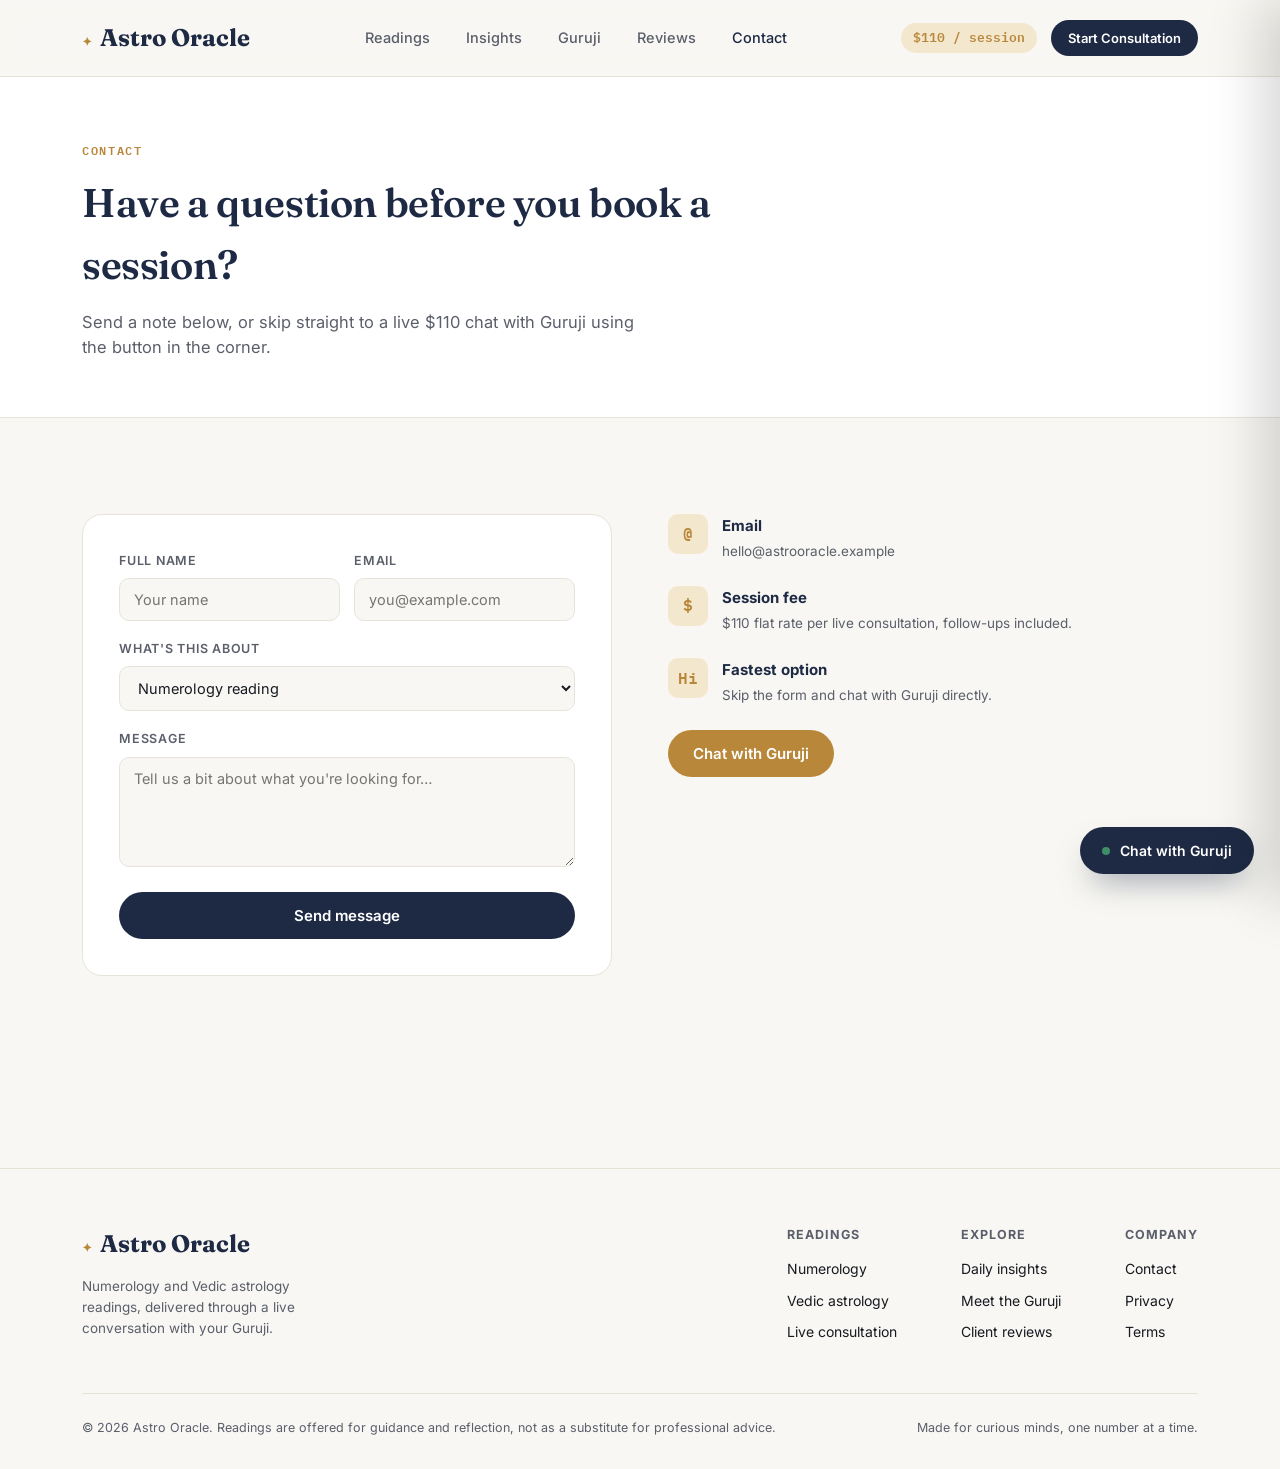
<file: fe/public/contact.html>
<!DOCTYPE html>
<html lang="en">
<head>
<meta charset="UTF-8">
<meta name="viewport" content="width=device-width, initial-scale=1.0">
<title>Contact — Astro Oracle</title>
<link rel="preconnect" href="https://fonts.googleapis.com">
<link href="https://fonts.googleapis.com/css2?family=Fraunces:opsz,wght@9..144,400;9..144,500;9..144,600;9..144,700&family=Inter:wght@400;500;600;700&family=IBM+Plex+Mono:wght@500;600&display=swap" rel="stylesheet">
<link rel="stylesheet" href="style.css">
</head>
<body>
<header>
  <nav class="wrap">
    <a href="index.html" class="logo"><span class="logo-mark">✦</span>Astro Oracle</a>
    <div class="navlinks">
      <a href="services.html">Readings</a>
      <a href="insights.html">Insights</a>
      <a href="guruji.html">Guruji</a>
      <a href="reviews.html">Reviews</a>
      <a href="contact.html" style="color:var(--navy);">Contact</a>
    </div>
    <div class="navcta">
      <span class="fee-badge">$110 / session</span>
      <button class="btn btn-primary btn-sm" onclick="openChat()">Start Consultation</button>
    </div>
  </nav>
</header>

<section class="page-hero">
  <div class="wrap">
    <p class="eyebrow">Contact</p>
    <h1>Have a question before you book a session?</h1>
    <p class="lead">Send a note below, or skip straight to a live $110 chat with Guruji using the button in the corner.</p>
  </div>
</section>

<section>
  <div class="wrap contact-grid">
    <div class="form-card">
      <form onsubmit="event.preventDefault(); document.getElementById('formSuccess').style.display='block'; this.reset();">
        <div class="field-row">
          <div class="field">
            <label for="cf-name">Full name</label>
            <input type="text" id="cf-name" required placeholder="Your name">
          </div>
          <div class="field">
            <label for="cf-email">Email</label>
            <input type="email" id="cf-email" required placeholder="you@example.com">
          </div>
        </div>
        <div class="field">
          <label for="cf-topic">What's this about</label>
          <select id="cf-topic">
            <option>Numerology reading</option>
            <option>Vedic astrology reading</option>
            <option>Booking a session ($110)</option>
            <option>Something else</option>
          </select>
        </div>
        <div class="field">
          <label for="cf-msg">Message</label>
          <textarea id="cf-msg" required placeholder="Tell us a bit about what you're looking for…"></textarea>
        </div>
        <button type="submit" class="btn btn-primary" style="width:100%;">Send message</button>
        <div class="form-success" id="formSuccess">Thanks — Guruji typically replies within a few hours. Want an answer sooner? Use the chat button instead.</div>
      </form>
    </div>
    <div class="contact-info">
      <div class="info-item">
        <div class="info-icon">@</div>
        <div><h4>Email</h4><p>hello@astrooracle.example</p></div>
      </div>
      <div class="info-item">
        <div class="info-icon">$</div>
        <div><h4>Session fee</h4><p>$110 flat rate per live consultation, follow-ups included.</p></div>
      </div>
      <div class="info-item">
        <div class="info-icon">Hi</div>
        <div><h4>Fastest option</h4><p>Skip the form and chat with Guruji directly.</p></div>
      </div>
      <button class="btn btn-gold" onclick="openChat()" style="align-self:flex-start;">Chat with Guruji</button>
    </div>
  </div>
</section>
<footer>
  <div class="wrap">
    <div class="foot-grid">
      <div>
        <a href="index.html" class="logo"><span class="logo-mark">✦</span>Astro Oracle</a>
        <p style="font-size:13.5px; color:var(--ink-soft); max-width:260px; margin-top:14px;">Numerology and Vedic astrology readings, delivered through a live conversation with your Guruji.</p>
      </div>
      <div class="foot-cols">
        <div class="foot-col">
          <h4>Readings</h4>
          <a href="services.html#numerology">Numerology</a>
          <a href="services.html#astrology">Vedic astrology</a>
          <a href="services.html#consultation">Live consultation</a>
        </div>
        <div class="foot-col">
          <h4>Explore</h4>
          <a href="insights.html">Daily insights</a>
          <a href="guruji.html">Meet the Guruji</a>
          <a href="reviews.html">Client reviews</a>
        </div>
        <div class="foot-col">
          <h4>Company</h4>
          <a href="contact.html">Contact</a>
          <a href="#">Privacy</a>
          <a href="#">Terms</a>
        </div>
      </div>
    </div>
    <div class="foot-bottom">
      <div>© 2026 Astro Oracle. Readings are offered for guidance and reflection, not as a substitute for professional advice.</div>
      <div>Made for curious minds, one number at a time.</div>
    </div>
  </div>
</footer>

<button class="fab" onclick="openChat()">
  <span class="fab-dot"></span> Chat with Guruji
</button>

<div class="overlay-bg" id="overlayBg" onclick="closeChat()"></div>
<div class="chat-panel" id="chatPanel">
  <div class="panel-head">
    <div class="phone-avatar" id="panelAvatar">G</div>
    <div>
      <div style="font-weight:600; font-size:14.5px;">Guruji</div>
      <div class="status"><span class="status-dot"></span>Online now · $110 / session</div>
    </div>
    <button class="panel-close" onclick="closeChat()" aria-label="Close chat">×</button>
  </div>
  <div class="panel-body" id="panelBody">
    <div class="bubble them">Namaste, I'm here. Tell me your date of birth and what's on your mind, and let's start from there.</div>
  </div>
  <div class="typing" id="typingIndicator" style="display:none;">Guruji is typing…</div>
  <div class="panel-input">
    <input type="text" id="panelInput" placeholder="Type a message…" onkeydown="if(event.key==='Enter')sendPanelMsg()">
    <button onclick="sendPanelMsg()" aria-label="Send">→</button>
  </div>
</div>

<script src="script.js"></script>

</body>
</html>
</file>
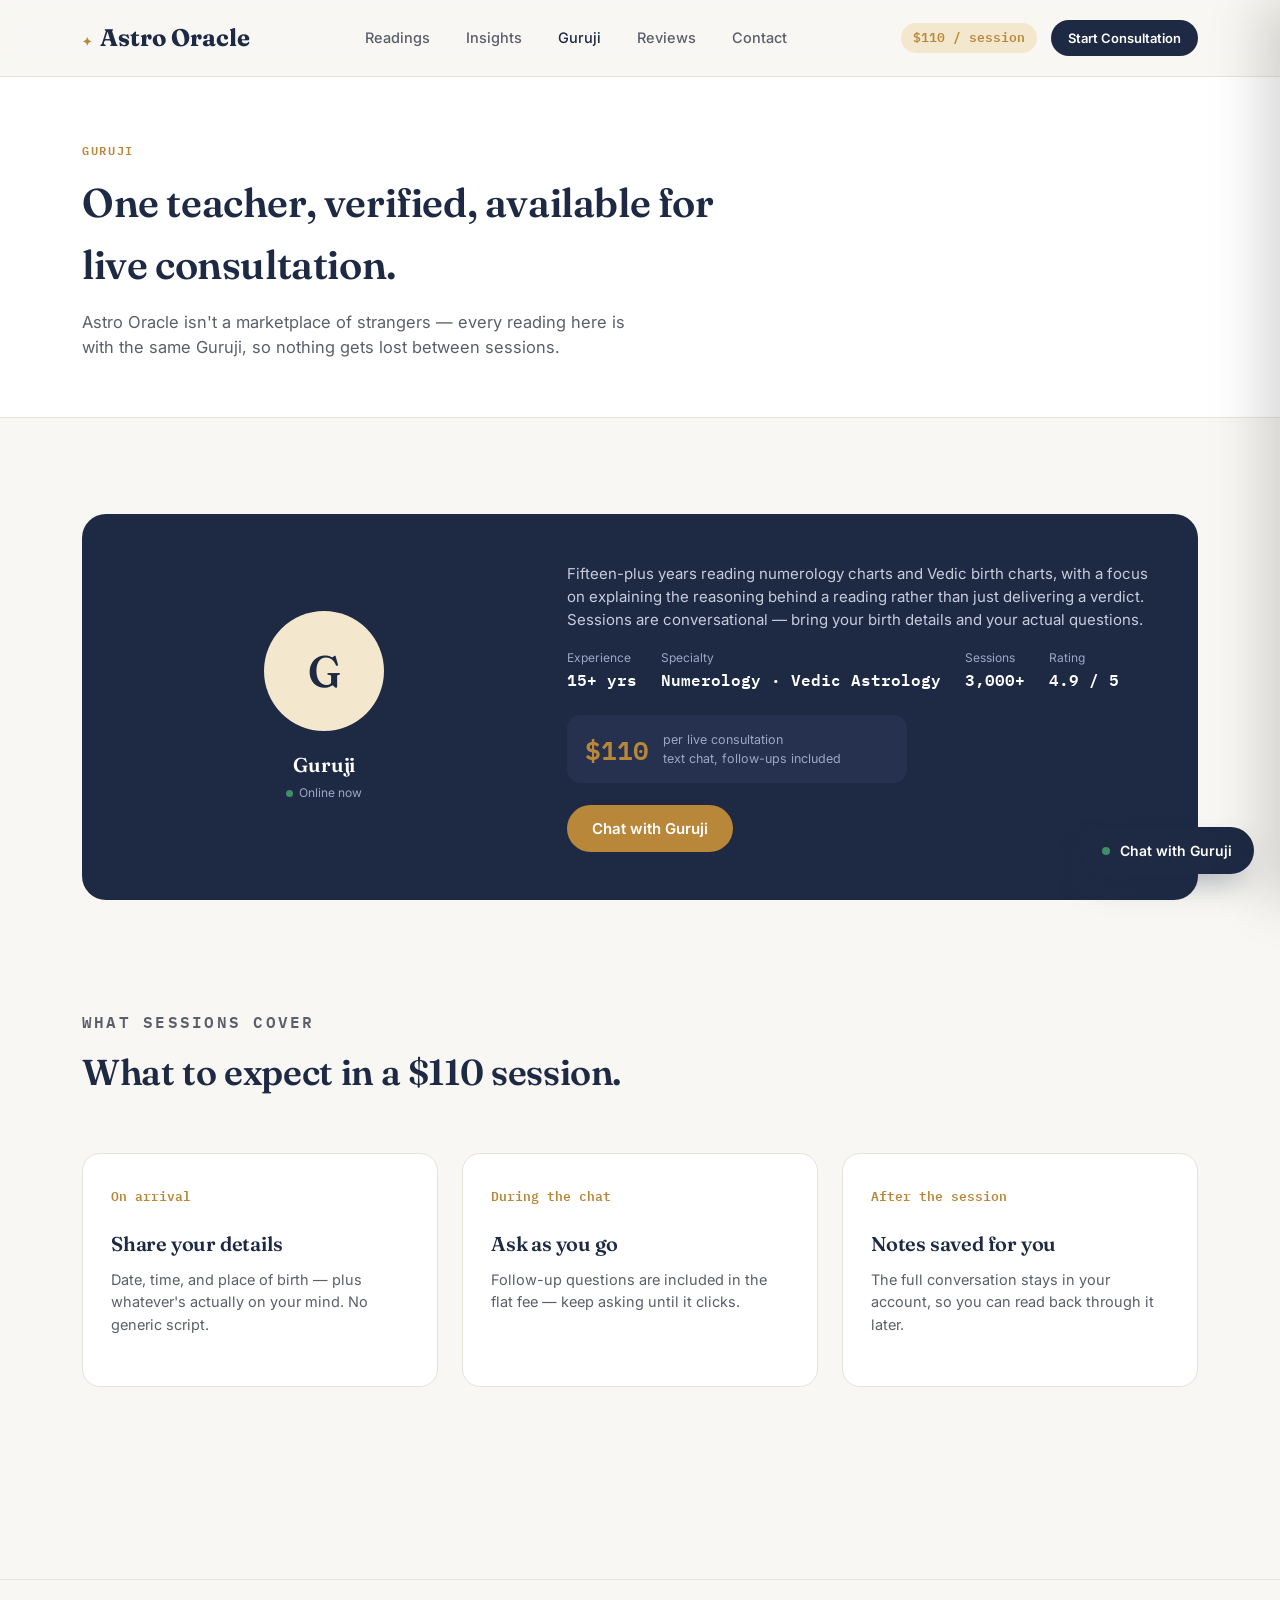
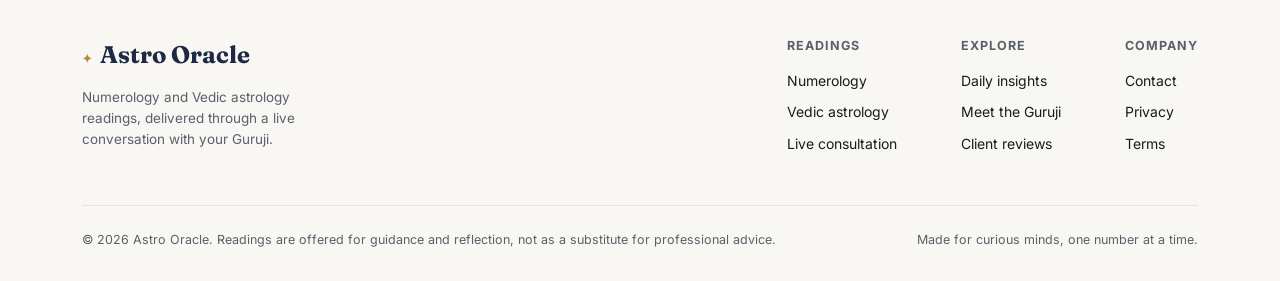
<file: fe/public/guruji.html>
<!DOCTYPE html>
<html lang="en">
<head>
<meta charset="UTF-8">
<meta name="viewport" content="width=device-width, initial-scale=1.0">
<title>Guruji — Astro Oracle</title>
<link rel="preconnect" href="https://fonts.googleapis.com">
<link href="https://fonts.googleapis.com/css2?family=Fraunces:opsz,wght@9..144,400;9..144,500;9..144,600;9..144,700&family=Inter:wght@400;500;600;700&family=IBM+Plex+Mono:wght@500;600&display=swap" rel="stylesheet">
<link rel="stylesheet" href="style.css">
</head>
<body>
<header>
  <nav class="wrap">
    <a href="index.html" class="logo"><span class="logo-mark">✦</span>Astro Oracle</a>
    <div class="navlinks">
      <a href="services.html">Readings</a>
      <a href="insights.html">Insights</a>
      <a href="guruji.html" style="color:var(--navy);">Guruji</a>
      <a href="reviews.html">Reviews</a>
      <a href="contact.html">Contact</a>
    </div>
    <div class="navcta">
      <span class="fee-badge">$110 / session</span>
      <button class="btn btn-primary btn-sm" onclick="openChat()">Start Consultation</button>
    </div>
  </nav>
</header>

<section class="page-hero">
  <div class="wrap">
    <p class="eyebrow">Guruji</p>
    <h1>One teacher, verified, available for live consultation.</h1>
    <p class="lead">Astro Oracle isn't a marketplace of strangers — every reading here is with the same Guruji, so nothing gets lost between sessions.</p>
  </div>
</section>

<section>
  <div class="wrap">
    <div class="guruji-profile">
      <div class="guruji-title">
        <div class="guruji-avatar-lg">G</div>
        <h3>Guruji</h3>
        <div class="status" style="justify-content:center;"><span class="status-dot"></span>Online now</div>
      </div>
      <div class="guruji-body">
        <p>Fifteen-plus years reading numerology charts and Vedic birth charts, with a focus on explaining the reasoning behind a reading rather than just delivering a verdict. Sessions are conversational — bring your birth details and your actual questions.</p>
        <div class="guruji-stats">
          <div>Experience<span class="num">15+ yrs</span></div>
          <div>Specialty<span class="num">Numerology · Vedic Astrology</span></div>
          <div>Sessions<span class="num">3,000+</span></div>
          <div>Rating<span class="num">4.9 / 5</span></div>
        </div>
        <div class="guruji-fee">
          <div class="num">$110</div>
          <div class="label">per live consultation<br>text chat, follow-ups included</div>
        </div>
        <button class="btn btn-gold" onclick="openChat()">Chat with Guruji</button>
      </div>
    </div>
  </div>
</section>

<section style="padding-top:0;">
  <div class="wrap">
    <div class="sec-head">
      <p class="eyebrow">What sessions cover</p>
      <h2>What to expect in a $110 session.</h2>
    </div>
    <div class="services-grid">
      <div class="service-card">
        <div class="service-num">On arrival</div>
        <h3>Share your details</h3>
        <p>Date, time, and place of birth — plus whatever's actually on your mind. No generic script.</p>
      </div>
      <div class="service-card">
        <div class="service-num">During the chat</div>
        <h3>Ask as you go</h3>
        <p>Follow-up questions are included in the flat fee — keep asking until it clicks.</p>
      </div>
      <div class="service-card">
        <div class="service-num">After the session</div>
        <h3>Notes saved for you</h3>
        <p>The full conversation stays in your account, so you can read back through it later.</p>
      </div>
    </div>
  </div>
</section>
<footer>
  <div class="wrap">
    <div class="foot-grid">
      <div>
        <a href="index.html" class="logo"><span class="logo-mark">✦</span>Astro Oracle</a>
        <p style="font-size:13.5px; color:var(--ink-soft); max-width:260px; margin-top:14px;">Numerology and Vedic astrology readings, delivered through a live conversation with your Guruji.</p>
      </div>
      <div class="foot-cols">
        <div class="foot-col">
          <h4>Readings</h4>
          <a href="services.html#numerology">Numerology</a>
          <a href="services.html#astrology">Vedic astrology</a>
          <a href="services.html#consultation">Live consultation</a>
        </div>
        <div class="foot-col">
          <h4>Explore</h4>
          <a href="insights.html">Daily insights</a>
          <a href="guruji.html">Meet the Guruji</a>
          <a href="reviews.html">Client reviews</a>
        </div>
        <div class="foot-col">
          <h4>Company</h4>
          <a href="contact.html">Contact</a>
          <a href="#">Privacy</a>
          <a href="#">Terms</a>
        </div>
      </div>
    </div>
    <div class="foot-bottom">
      <div>© 2026 Astro Oracle. Readings are offered for guidance and reflection, not as a substitute for professional advice.</div>
      <div>Made for curious minds, one number at a time.</div>
    </div>
  </div>
</footer>

<button class="fab" onclick="openChat()">
  <span class="fab-dot"></span> Chat with Guruji
</button>

<div class="overlay-bg" id="overlayBg" onclick="closeChat()"></div>
<div class="chat-panel" id="chatPanel">
  <div class="panel-head">
    <div class="phone-avatar" id="panelAvatar">G</div>
    <div>
      <div style="font-weight:600; font-size:14.5px;">Guruji</div>
      <div class="status"><span class="status-dot"></span>Online now · $110 / session</div>
    </div>
    <button class="panel-close" onclick="closeChat()" aria-label="Close chat">×</button>
  </div>
  <div class="panel-body" id="panelBody">
    <div class="bubble them">Namaste, I'm here. Tell me your date of birth and what's on your mind, and let's start from there.</div>
  </div>
  <div class="typing" id="typingIndicator" style="display:none;">Guruji is typing…</div>
  <div class="panel-input">
    <input type="text" id="panelInput" placeholder="Type a message…" onkeydown="if(event.key==='Enter')sendPanelMsg()">
    <button onclick="sendPanelMsg()" aria-label="Send">→</button>
  </div>
</div>

<script src="script.js"></script>

</body>
</html>
</file>
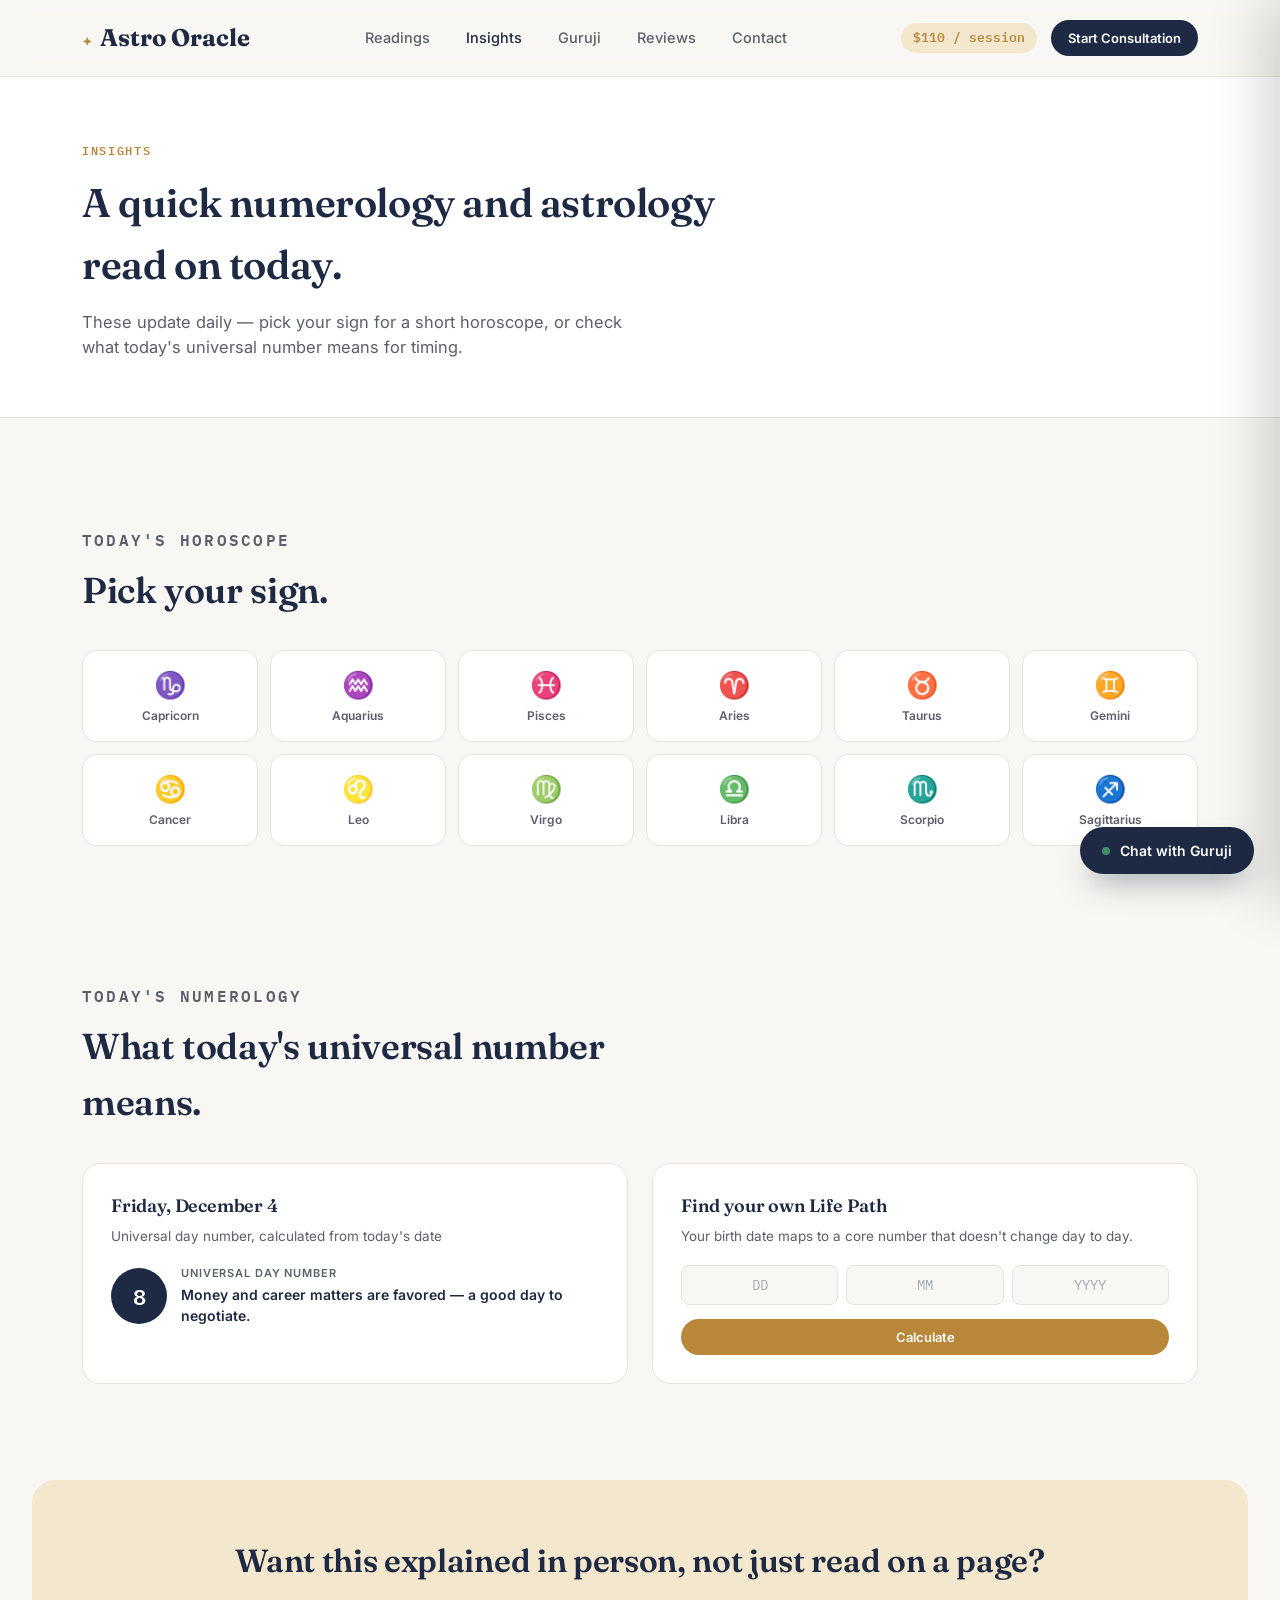
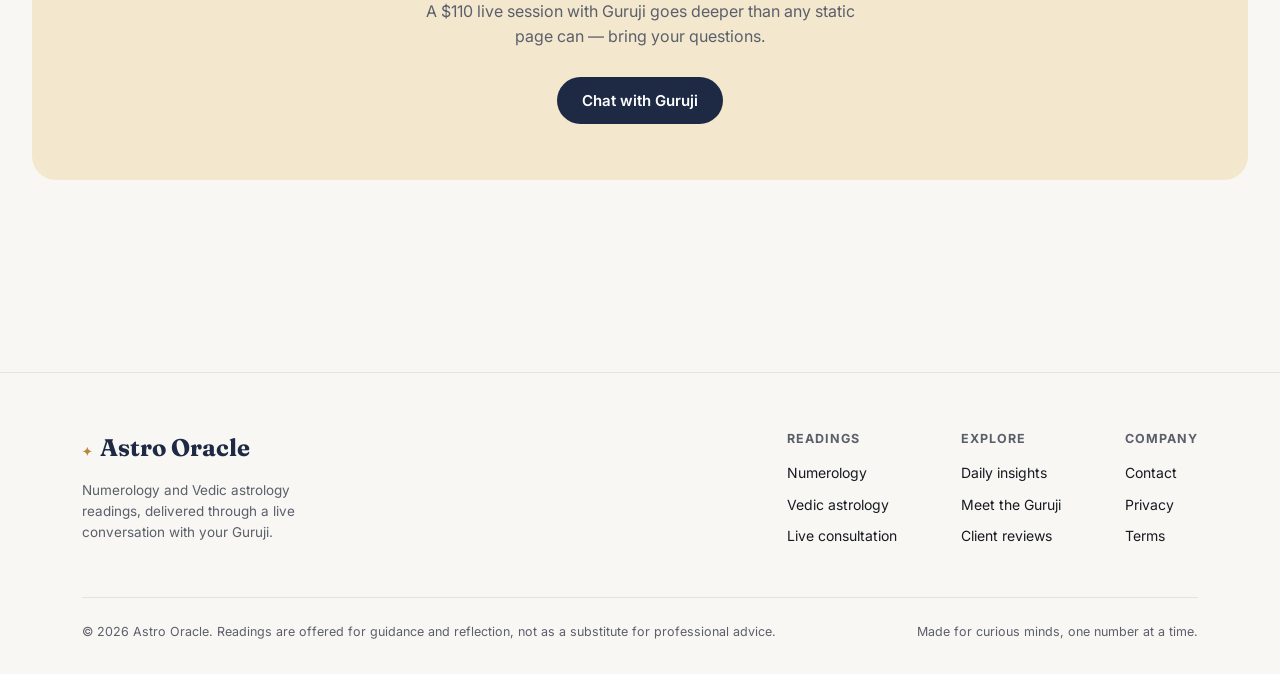
<file: fe/public/insights.html>
<!DOCTYPE html>
<html lang="en">
<head>
<meta charset="UTF-8">
<meta name="viewport" content="width=device-width, initial-scale=1.0">
<title>Insights — Astro Oracle</title>
<link rel="preconnect" href="https://fonts.googleapis.com">
<link href="https://fonts.googleapis.com/css2?family=Fraunces:opsz,wght@9..144,400;9..144,500;9..144,600;9..144,700&family=Inter:wght@400;500;600;700&family=IBM+Plex+Mono:wght@500;600&display=swap" rel="stylesheet">
<link rel="stylesheet" href="style.css">
</head>
<body>
<header>
  <nav class="wrap">
    <a href="index.html" class="logo"><span class="logo-mark">✦</span>Astro Oracle</a>
    <div class="navlinks">
      <a href="services.html">Readings</a>
      <a href="insights.html" style="color:var(--navy);">Insights</a>
      <a href="guruji.html">Guruji</a>
      <a href="reviews.html">Reviews</a>
      <a href="contact.html">Contact</a>
    </div>
    <div class="navcta">
      <span class="fee-badge">$110 / session</span>
      <button class="btn btn-primary btn-sm" onclick="openChat()">Start Consultation</button>
    </div>
  </nav>
</header>

<section class="page-hero">
  <div class="wrap">
    <p class="eyebrow">Insights</p>
    <h1>A quick numerology and astrology read on today.</h1>
    <p class="lead">These update daily — pick your sign for a short horoscope, or check what today's universal number means for timing.</p>
  </div>
</section>

<section>
  <div class="wrap">
    <div class="sec-head" style="margin-bottom:32px;">
      <p class="eyebrow">Today's Horoscope</p>
      <h2>Pick your sign.</h2>
    </div>
    <div class="zodiac-grid" id="zodiacGrid"></div>
    <div class="horoscope-result" id="horoscopeResult"></div>
  </div>
</section>

<section style="padding-top:0;">
  <div class="wrap">
    <div class="sec-head" style="margin-bottom:32px;">
      <p class="eyebrow">Today's Numerology</p>
      <h2>What today's universal number means.</h2>
    </div>
    <div class="insight-split">
      <div class="insight-card">
        <h3 id="todayDate2">Today</h3>
        <p class="sub">Universal day number, calculated from today's date</p>
        <div class="calc-result" style="display:flex; margin-top:0; padding-top:0; border-top:none;">
          <div class="life-badge" id="todayNumBig">—</div>
          <div class="calc-result-text">
            <div class="k">Universal Day Number</div>
            <div class="v" id="todayNumTextBig">—</div>
          </div>
        </div>
      </div>
      <div class="insight-card">
        <h3>Find your own Life Path</h3>
        <p class="sub">Your birth date maps to a core number that doesn't change day to day.</p>
        <div class="calc-fields" style="margin-bottom:14px;">
          <input type="text" inputmode="numeric" maxlength="2" placeholder="DD" id="dd2">
          <input type="text" inputmode="numeric" maxlength="2" placeholder="MM" id="mm2">
          <input type="text" inputmode="numeric" maxlength="4" placeholder="YYYY" id="yy2">
        </div>
        <button class="btn btn-gold btn-sm" style="width:100%;" onclick="calcInsightsPage()">Calculate</button>
        <div class="calc-result" id="calcResult2" style="display:none;">
          <div class="life-badge gold" id="lifeBadgeNum2">—</div>
          <div class="calc-result-text">
            <div class="k">Life Path</div>
            <div class="v" id="lifeBadgeText2">Your core number</div>
          </div>
        </div>
      </div>
    </div>
  </div>
</section>

<section style="padding-top:0;">
  <div class="cta-band">
    <h2>Want this explained in person, not just read on a page?</h2>
    <p>A $110 live session with Guruji goes deeper than any static page can — bring your questions.</p>
    <button class="btn btn-primary" onclick="openChat()">Chat with Guruji</button>
  </div>
</section>
<footer>
  <div class="wrap">
    <div class="foot-grid">
      <div>
        <a href="index.html" class="logo"><span class="logo-mark">✦</span>Astro Oracle</a>
        <p style="font-size:13.5px; color:var(--ink-soft); max-width:260px; margin-top:14px;">Numerology and Vedic astrology readings, delivered through a live conversation with your Guruji.</p>
      </div>
      <div class="foot-cols">
        <div class="foot-col">
          <h4>Readings</h4>
          <a href="services.html#numerology">Numerology</a>
          <a href="services.html#astrology">Vedic astrology</a>
          <a href="services.html#consultation">Live consultation</a>
        </div>
        <div class="foot-col">
          <h4>Explore</h4>
          <a href="insights.html">Daily insights</a>
          <a href="guruji.html">Meet the Guruji</a>
          <a href="reviews.html">Client reviews</a>
        </div>
        <div class="foot-col">
          <h4>Company</h4>
          <a href="contact.html">Contact</a>
          <a href="#">Privacy</a>
          <a href="#">Terms</a>
        </div>
      </div>
    </div>
    <div class="foot-bottom">
      <div>© 2026 Astro Oracle. Readings are offered for guidance and reflection, not as a substitute for professional advice.</div>
      <div>Made for curious minds, one number at a time.</div>
    </div>
  </div>
</footer>

<button class="fab" onclick="openChat()">
  <span class="fab-dot"></span> Chat with Guruji
</button>

<div class="overlay-bg" id="overlayBg" onclick="closeChat()"></div>
<div class="chat-panel" id="chatPanel">
  <div class="panel-head">
    <div class="phone-avatar" id="panelAvatar">G</div>
    <div>
      <div style="font-weight:600; font-size:14.5px;">Guruji</div>
      <div class="status"><span class="status-dot"></span>Online now · $110 / session</div>
    </div>
    <button class="panel-close" onclick="closeChat()" aria-label="Close chat">×</button>
  </div>
  <div class="panel-body" id="panelBody">
    <div class="bubble them">Namaste, I'm here. Tell me your date of birth and what's on your mind, and let's start from there.</div>
  </div>
  <div class="typing" id="typingIndicator" style="display:none;">Guruji is typing…</div>
  <div class="panel-input">
    <input type="text" id="panelInput" placeholder="Type a message…" onkeydown="if(event.key==='Enter')sendPanelMsg()">
    <button onclick="sendPanelMsg()" aria-label="Send">→</button>
  </div>
</div>

<script src="script.js"></script>

</body>
</html>
</file>
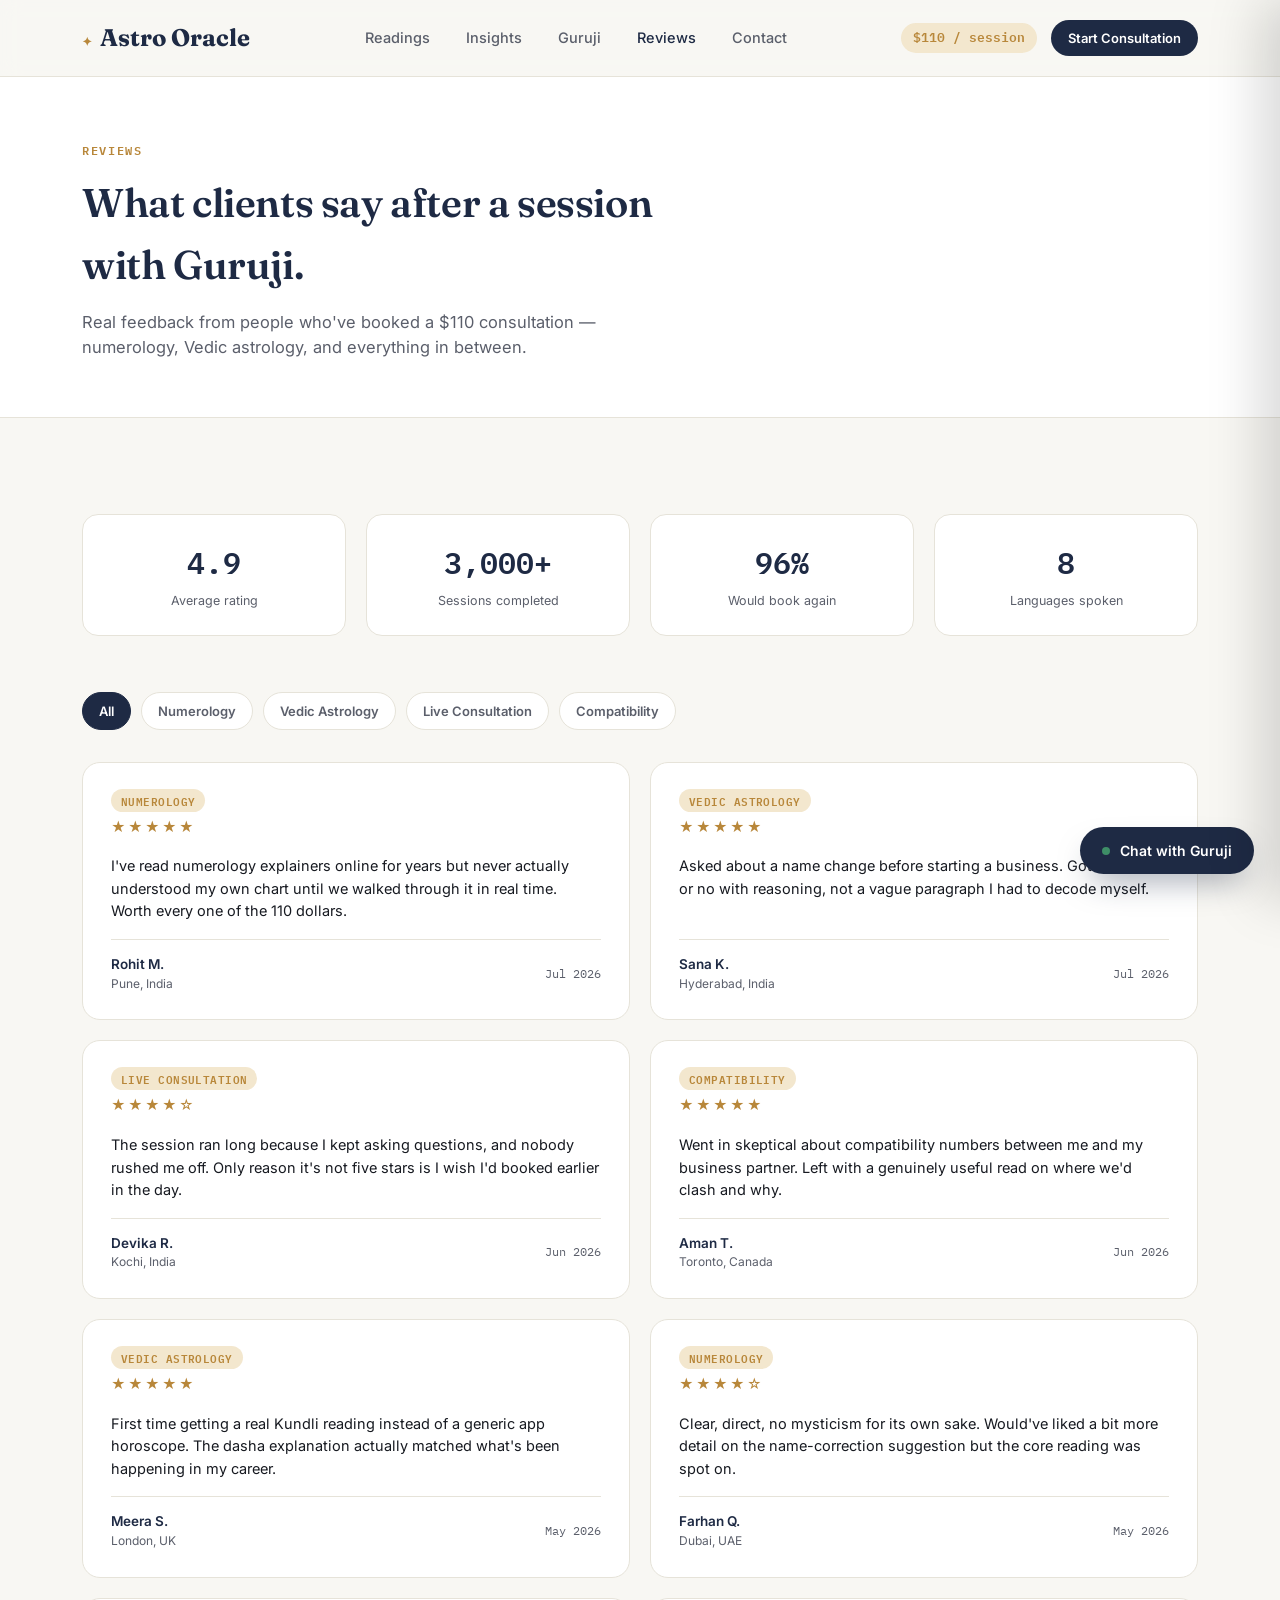
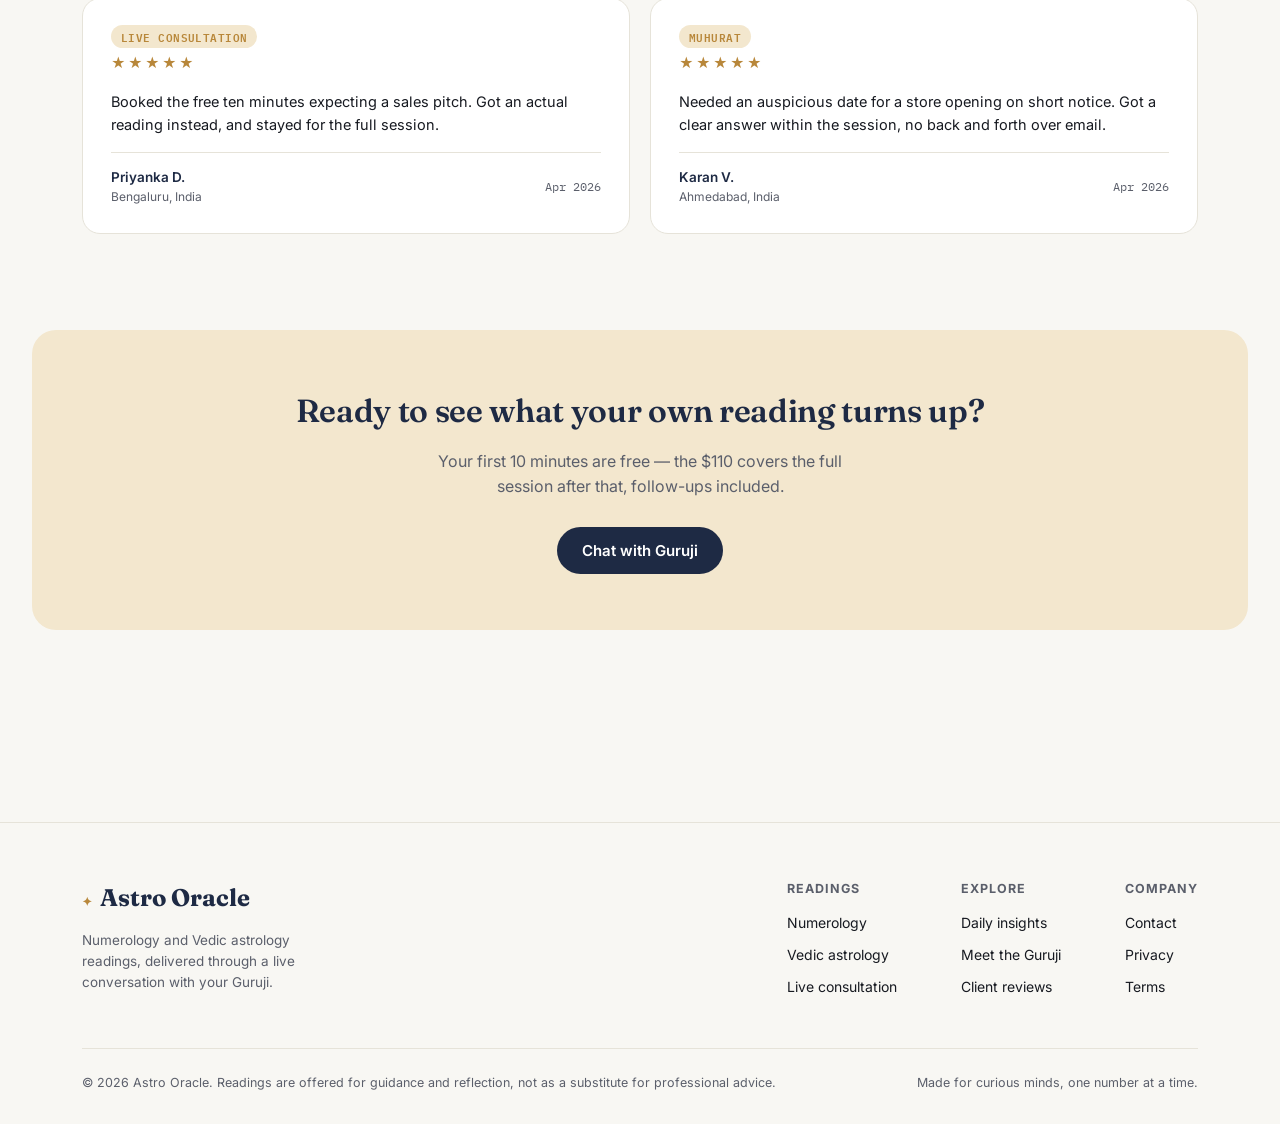
<file: fe/public/reviews.html>
<!DOCTYPE html>
<html lang="en">
<head>
<meta charset="UTF-8">
<meta name="viewport" content="width=device-width, initial-scale=1.0">
<title>Reviews — Astro Oracle</title>
<link rel="preconnect" href="https://fonts.googleapis.com">
<link href="https://fonts.googleapis.com/css2?family=Fraunces:opsz,wght@9..144,400;9..144,500;9..144,600;9..144,700&family=Inter:wght@400;500;600;700&family=IBM+Plex+Mono:wght@500;600&display=swap" rel="stylesheet">
<link rel="stylesheet" href="style.css">
</head>
<body>
<header>
  <nav class="wrap">
    <a href="index.html" class="logo"><span class="logo-mark">✦</span>Astro Oracle</a>
    <div class="navlinks">
      <a href="services.html">Readings</a>
      <a href="insights.html">Insights</a>
      <a href="guruji.html">Guruji</a>
      <a href="reviews.html" style="color:var(--navy);">Reviews</a>
      <a href="contact.html">Contact</a>
    </div>
    <div class="navcta">
      <span class="fee-badge">$110 / session</span>
      <button class="btn btn-primary btn-sm" onclick="openChat()">Start Consultation</button>
    </div>
  </nav>
</header>

<section class="page-hero">
  <div class="wrap">
    <p class="eyebrow">Reviews</p>
    <h1>What clients say after a session with Guruji.</h1>
    <p class="lead">Real feedback from people who've booked a $110 consultation — numerology, Vedic astrology, and everything in between.</p>
  </div>
</section>

<section style="padding-bottom:0;">
  <div class="wrap">
    <div class="review-stats">
      <div class="review-stat"><span class="num">4.9</span><div class="label">Average rating</div></div>
      <div class="review-stat"><span class="num">3,000+</span><div class="label">Sessions completed</div></div>
      <div class="review-stat"><span class="num">96%</span><div class="label">Would book again</div></div>
      <div class="review-stat"><span class="num">8</span><div class="label">Languages spoken</div></div>
    </div>
  </div>
</section>

<section style="padding-top:0;">
  <div class="wrap">
    <div class="review-filter-row">
      <div class="filter-chip active">All</div>
      <div class="filter-chip">Numerology</div>
      <div class="filter-chip">Vedic Astrology</div>
      <div class="filter-chip">Live Consultation</div>
      <div class="filter-chip">Compatibility</div>
    </div>
    <div class="review-grid">
      <div class="review-card">
        <div class="review-top">
          <span class="review-tag">Numerology</span>
        </div>
        <div class="stars">★★★★★</div>
        <p>I've read numerology explainers online for years but never actually understood my own chart until we walked through it in real time. Worth every one of the 110 dollars.</p>
        <div class="review-who">
          <div>
            <div class="name">Rohit M.</div>
            <div class="place">Pune, India</div>
          </div>
          <div class="date">Jul 2026</div>
        </div>
      </div><div class="review-card">
        <div class="review-top">
          <span class="review-tag">Vedic Astrology</span>
        </div>
        <div class="stars">★★★★★</div>
        <p>Asked about a name change before starting a business. Got a clear yes or no with reasoning, not a vague paragraph I had to decode myself.</p>
        <div class="review-who">
          <div>
            <div class="name">Sana K.</div>
            <div class="place">Hyderabad, India</div>
          </div>
          <div class="date">Jul 2026</div>
        </div>
      </div><div class="review-card">
        <div class="review-top">
          <span class="review-tag">Live Consultation</span>
        </div>
        <div class="stars">★★★★☆</div>
        <p>The session ran long because I kept asking questions, and nobody rushed me off. Only reason it's not five stars is I wish I'd booked earlier in the day.</p>
        <div class="review-who">
          <div>
            <div class="name">Devika R.</div>
            <div class="place">Kochi, India</div>
          </div>
          <div class="date">Jun 2026</div>
        </div>
      </div><div class="review-card">
        <div class="review-top">
          <span class="review-tag">Compatibility</span>
        </div>
        <div class="stars">★★★★★</div>
        <p>Went in skeptical about compatibility numbers between me and my business partner. Left with a genuinely useful read on where we'd clash and why.</p>
        <div class="review-who">
          <div>
            <div class="name">Aman T.</div>
            <div class="place">Toronto, Canada</div>
          </div>
          <div class="date">Jun 2026</div>
        </div>
      </div><div class="review-card">
        <div class="review-top">
          <span class="review-tag">Vedic Astrology</span>
        </div>
        <div class="stars">★★★★★</div>
        <p>First time getting a real Kundli reading instead of a generic app horoscope. The dasha explanation actually matched what's been happening in my career.</p>
        <div class="review-who">
          <div>
            <div class="name">Meera S.</div>
            <div class="place">London, UK</div>
          </div>
          <div class="date">May 2026</div>
        </div>
      </div><div class="review-card">
        <div class="review-top">
          <span class="review-tag">Numerology</span>
        </div>
        <div class="stars">★★★★☆</div>
        <p>Clear, direct, no mysticism for its own sake. Would've liked a bit more detail on the name-correction suggestion but the core reading was spot on.</p>
        <div class="review-who">
          <div>
            <div class="name">Farhan Q.</div>
            <div class="place">Dubai, UAE</div>
          </div>
          <div class="date">May 2026</div>
        </div>
      </div><div class="review-card">
        <div class="review-top">
          <span class="review-tag">Live Consultation</span>
        </div>
        <div class="stars">★★★★★</div>
        <p>Booked the free ten minutes expecting a sales pitch. Got an actual reading instead, and stayed for the full session.</p>
        <div class="review-who">
          <div>
            <div class="name">Priyanka D.</div>
            <div class="place">Bengaluru, India</div>
          </div>
          <div class="date">Apr 2026</div>
        </div>
      </div><div class="review-card">
        <div class="review-top">
          <span class="review-tag">Muhurat</span>
        </div>
        <div class="stars">★★★★★</div>
        <p>Needed an auspicious date for a store opening on short notice. Got a clear answer within the session, no back and forth over email.</p>
        <div class="review-who">
          <div>
            <div class="name">Karan V.</div>
            <div class="place">Ahmedabad, India</div>
          </div>
          <div class="date">Apr 2026</div>
        </div>
      </div>
    </div>
  </div>
</section>

<section style="padding-top:0;">
  <div class="cta-band">
    <h2>Ready to see what your own reading turns up?</h2>
    <p>Your first 10 minutes are free — the $110 covers the full session after that, follow-ups included.</p>
    <button class="btn btn-primary" onclick="openChat()">Chat with Guruji</button>
  </div>
</section>
<footer>
  <div class="wrap">
    <div class="foot-grid">
      <div>
        <a href="index.html" class="logo"><span class="logo-mark">✦</span>Astro Oracle</a>
        <p style="font-size:13.5px; color:var(--ink-soft); max-width:260px; margin-top:14px;">Numerology and Vedic astrology readings, delivered through a live conversation with your Guruji.</p>
      </div>
      <div class="foot-cols">
        <div class="foot-col">
          <h4>Readings</h4>
          <a href="services.html#numerology">Numerology</a>
          <a href="services.html#astrology">Vedic astrology</a>
          <a href="services.html#consultation">Live consultation</a>
        </div>
        <div class="foot-col">
          <h4>Explore</h4>
          <a href="insights.html">Daily insights</a>
          <a href="guruji.html">Meet the Guruji</a>
          <a href="reviews.html">Client reviews</a>
        </div>
        <div class="foot-col">
          <h4>Company</h4>
          <a href="contact.html">Contact</a>
          <a href="#">Privacy</a>
          <a href="#">Terms</a>
        </div>
      </div>
    </div>
    <div class="foot-bottom">
      <div>© 2026 Astro Oracle. Readings are offered for guidance and reflection, not as a substitute for professional advice.</div>
      <div>Made for curious minds, one number at a time.</div>
    </div>
  </div>
</footer>

<button class="fab" onclick="openChat()">
  <span class="fab-dot"></span> Chat with Guruji
</button>

<div class="overlay-bg" id="overlayBg" onclick="closeChat()"></div>
<div class="chat-panel" id="chatPanel">
  <div class="panel-head">
    <div class="phone-avatar" id="panelAvatar">G</div>
    <div>
      <div style="font-weight:600; font-size:14.5px;">Guruji</div>
      <div class="status"><span class="status-dot"></span>Online now · $110 / session</div>
    </div>
    <button class="panel-close" onclick="closeChat()" aria-label="Close chat">×</button>
  </div>
  <div class="panel-body" id="panelBody">
    <div class="bubble them">Namaste, I'm here. Tell me your date of birth and what's on your mind, and let's start from there.</div>
  </div>
  <div class="typing" id="typingIndicator" style="display:none;">Guruji is typing…</div>
  <div class="panel-input">
    <input type="text" id="panelInput" placeholder="Type a message…" onkeydown="if(event.key==='Enter')sendPanelMsg()">
    <button onclick="sendPanelMsg()" aria-label="Send">→</button>
  </div>
</div>

<script src="script.js"></script>

</body>
</html>
</file>
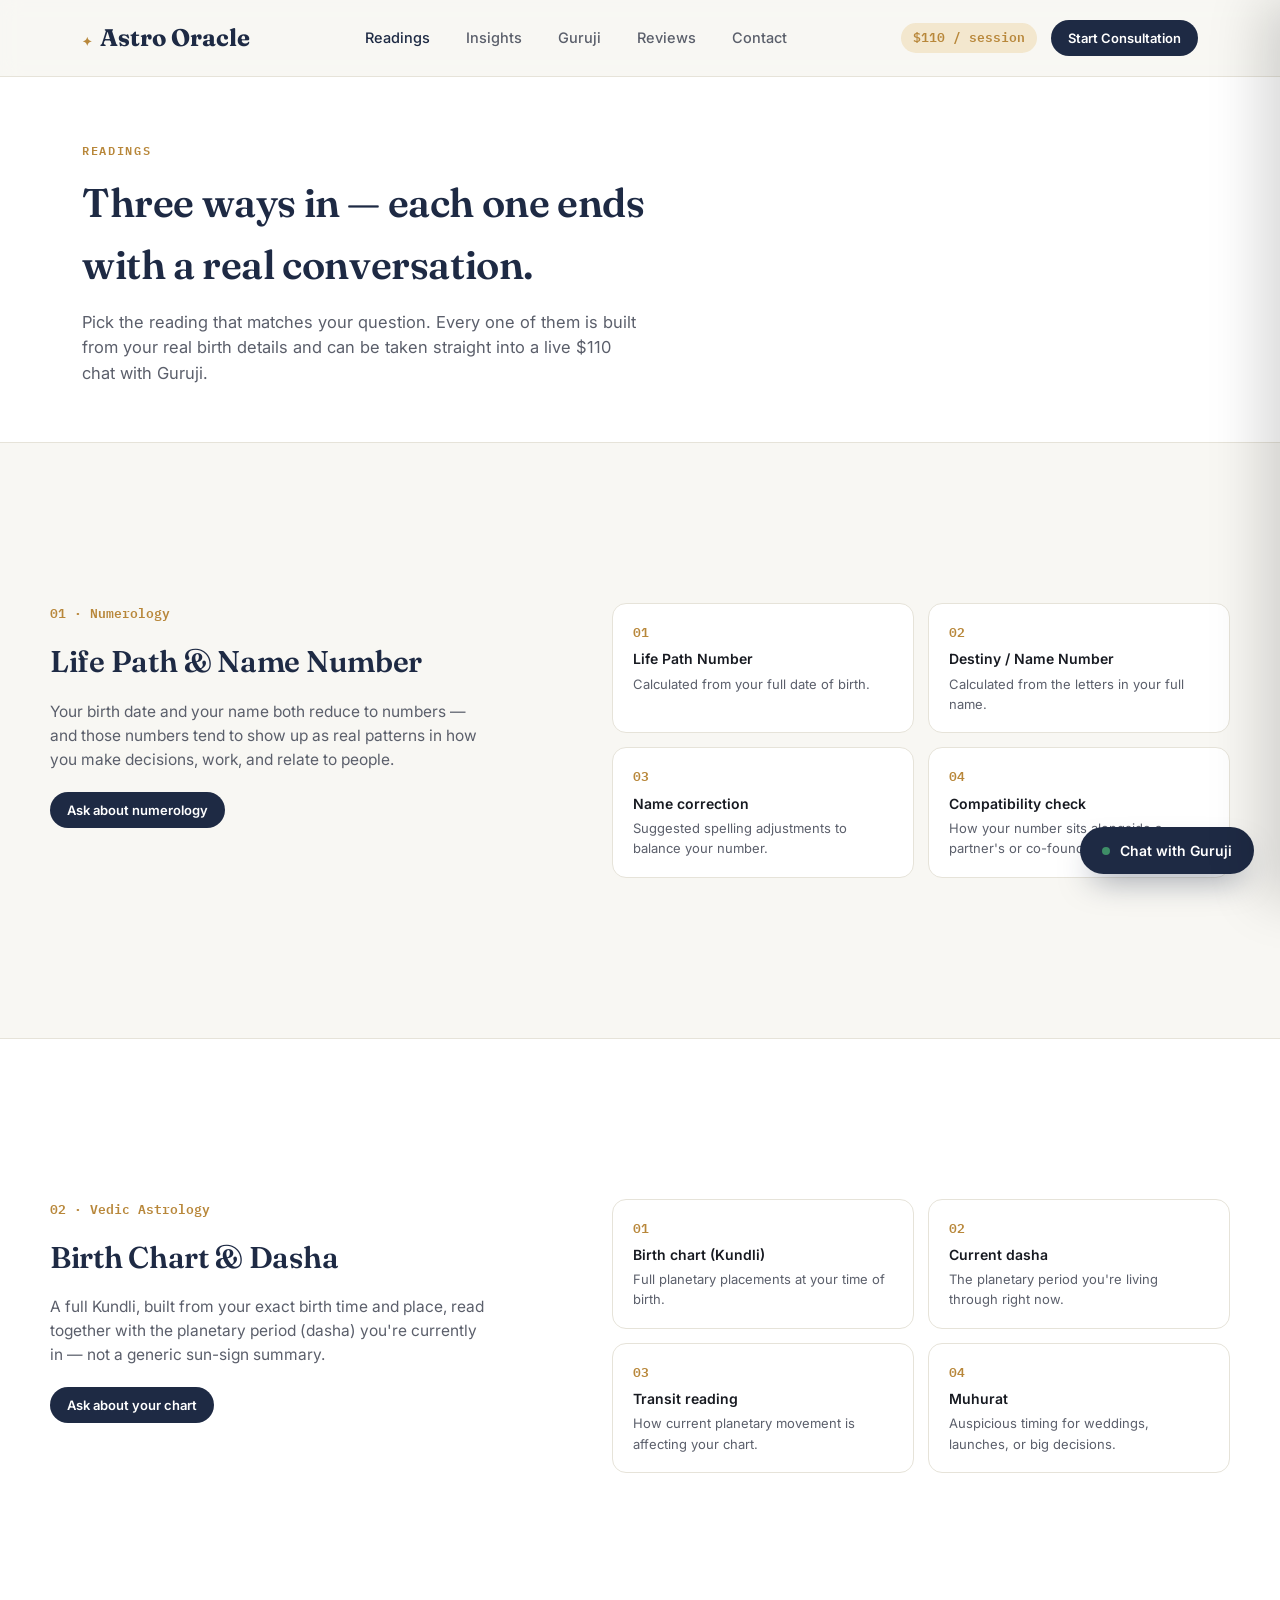
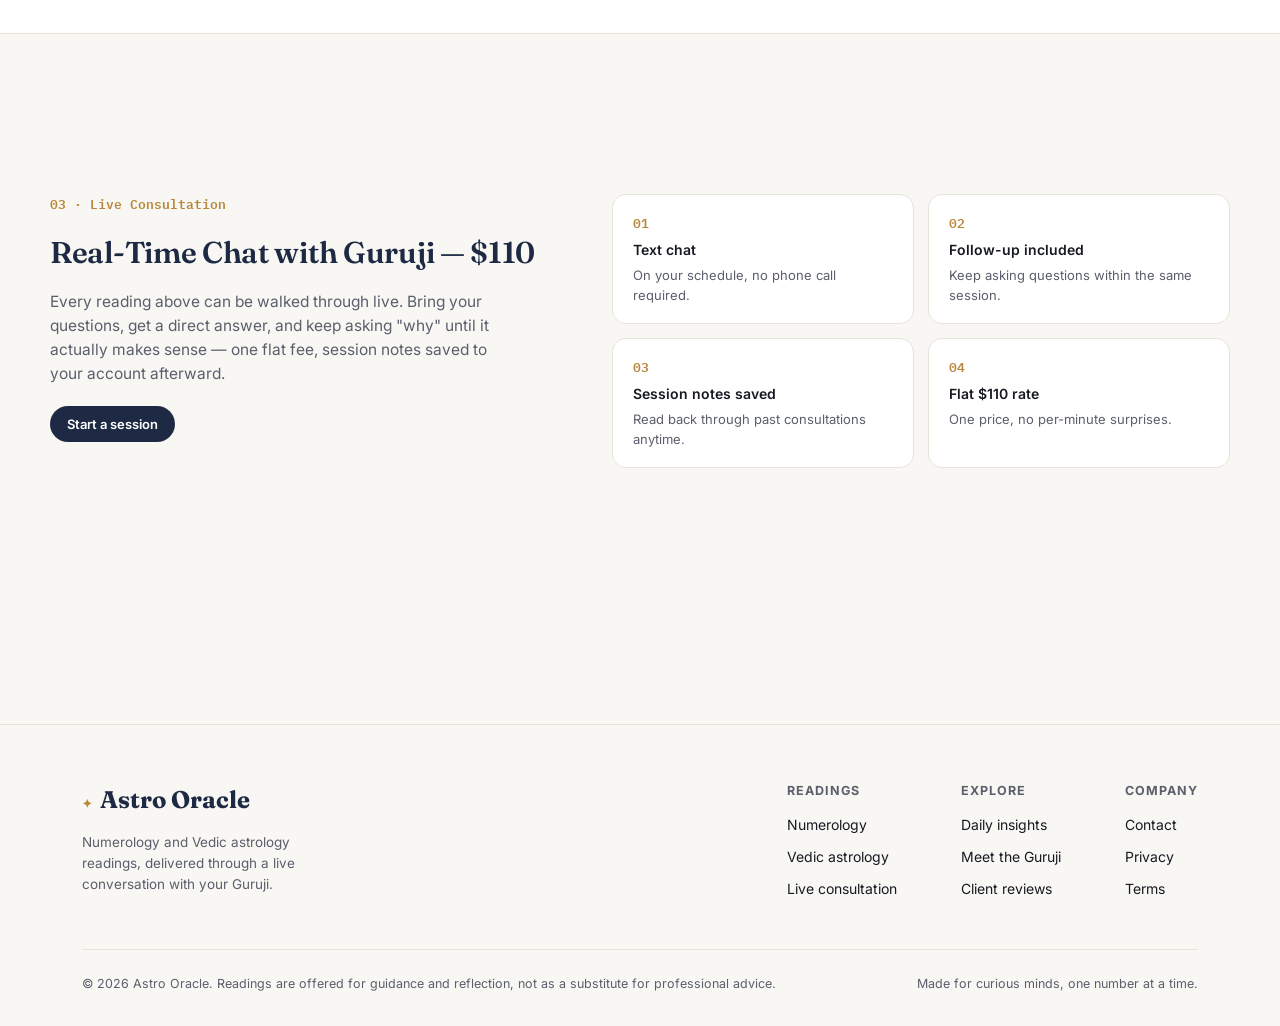
<file: fe/public/services.html>
<!DOCTYPE html>
<html lang="en">
<head>
<meta charset="UTF-8">
<meta name="viewport" content="width=device-width, initial-scale=1.0">
<title>Readings — Astro Oracle</title>
<link rel="preconnect" href="https://fonts.googleapis.com">
<link href="https://fonts.googleapis.com/css2?family=Fraunces:opsz,wght@9..144,400;9..144,500;9..144,600;9..144,700&family=Inter:wght@400;500;600;700&family=IBM+Plex+Mono:wght@500;600&display=swap" rel="stylesheet">
<link rel="stylesheet" href="style.css">
</head>
<body>
<header>
  <nav class="wrap">
    <a href="index.html" class="logo"><span class="logo-mark">✦</span>Astro Oracle</a>
    <div class="navlinks">
      <a href="services.html" style="color:var(--navy);">Readings</a>
      <a href="insights.html">Insights</a>
      <a href="guruji.html">Guruji</a>
      <a href="reviews.html">Reviews</a>
      <a href="contact.html">Contact</a>
    </div>
    <div class="navcta">
      <span class="fee-badge">$110 / session</span>
      <button class="btn btn-primary btn-sm" onclick="openChat()">Start Consultation</button>
    </div>
  </nav>
</header>

<section class="page-hero">
  <div class="wrap">
    <p class="eyebrow">Readings</p>
    <h1>Three ways in — each one ends with a real conversation.</h1>
    <p class="lead">Pick the reading that matches your question. Every one of them is built from your real birth details and can be taken straight into a live $110 chat with Guruji.</p>
  </div>
</section>

<section id="numerology">
  <div class="wrap service-detail">
    <div>
      <div class="service-num">01 · Numerology</div>
      <h2>Life Path & Name Number</h2>
      <p class="desc">Your birth date and your name both reduce to numbers — and those numbers tend to show up as real patterns in how you make decisions, work, and relate to people.</p>
      <button class="btn btn-primary btn-sm" onclick="openChat()">Ask about numerology</button>
    </div>
    <div class="detail-list">
      <div class="detail-item"><span class="num">01</span><div class="t">Life Path Number</div><div class="d">Calculated from your full date of birth.</div></div>
      <div class="detail-item"><span class="num">02</span><div class="t">Destiny / Name Number</div><div class="d">Calculated from the letters in your full name.</div></div>
      <div class="detail-item"><span class="num">03</span><div class="t">Name correction</div><div class="d">Suggested spelling adjustments to balance your number.</div></div>
      <div class="detail-item"><span class="num">04</span><div class="t">Compatibility check</div><div class="d">How your number sits alongside a partner's or co-founder's.</div></div>
    </div>
  </div>
</section>

<section id="astrology" style="background:var(--surface); border-top:1px solid var(--line); border-bottom:1px solid var(--line);">
  <div class="wrap service-detail" style="border-bottom:none;">
    <div>
      <div class="service-num">02 · Vedic Astrology</div>
      <h2>Birth Chart & Dasha</h2>
      <p class="desc">A full Kundli, built from your exact birth time and place, read together with the planetary period (dasha) you're currently in — not a generic sun-sign summary.</p>
      <button class="btn btn-primary btn-sm" onclick="openChat()">Ask about your chart</button>
    </div>
    <div class="detail-list">
      <div class="detail-item"><span class="num">01</span><div class="t">Birth chart (Kundli)</div><div class="d">Full planetary placements at your time of birth.</div></div>
      <div class="detail-item"><span class="num">02</span><div class="t">Current dasha</div><div class="d">The planetary period you're living through right now.</div></div>
      <div class="detail-item"><span class="num">03</span><div class="t">Transit reading</div><div class="d">How current planetary movement is affecting your chart.</div></div>
      <div class="detail-item"><span class="num">04</span><div class="t">Muhurat</div><div class="d">Auspicious timing for weddings, launches, or big decisions.</div></div>
    </div>
  </div>
</section>

<section id="consultation">
  <div class="wrap service-detail">
    <div>
      <div class="service-num">03 · Live Consultation</div>
      <h2>Real-Time Chat with Guruji — $110</h2>
      <p class="desc">Every reading above can be walked through live. Bring your questions, get a direct answer, and keep asking "why" until it actually makes sense — one flat fee, session notes saved to your account afterward.</p>
      <button class="btn btn-primary btn-sm" onclick="openChat()">Start a session</button>
    </div>
    <div class="detail-list">
      <div class="detail-item"><span class="num">01</span><div class="t">Text chat</div><div class="d">On your schedule, no phone call required.</div></div>
      <div class="detail-item"><span class="num">02</span><div class="t">Follow-up included</div><div class="d">Keep asking questions within the same session.</div></div>
      <div class="detail-item"><span class="num">03</span><div class="t">Session notes saved</div><div class="d">Read back through past consultations anytime.</div></div>
      <div class="detail-item"><span class="num">04</span><div class="t">Flat $110 rate</div><div class="d">One price, no per-minute surprises.</div></div>
    </div>
  </div>
</section>
<footer>
  <div class="wrap">
    <div class="foot-grid">
      <div>
        <a href="index.html" class="logo"><span class="logo-mark">✦</span>Astro Oracle</a>
        <p style="font-size:13.5px; color:var(--ink-soft); max-width:260px; margin-top:14px;">Numerology and Vedic astrology readings, delivered through a live conversation with your Guruji.</p>
      </div>
      <div class="foot-cols">
        <div class="foot-col">
          <h4>Readings</h4>
          <a href="services.html#numerology">Numerology</a>
          <a href="services.html#astrology">Vedic astrology</a>
          <a href="services.html#consultation">Live consultation</a>
        </div>
        <div class="foot-col">
          <h4>Explore</h4>
          <a href="insights.html">Daily insights</a>
          <a href="guruji.html">Meet the Guruji</a>
          <a href="reviews.html">Client reviews</a>
        </div>
        <div class="foot-col">
          <h4>Company</h4>
          <a href="contact.html">Contact</a>
          <a href="#">Privacy</a>
          <a href="#">Terms</a>
        </div>
      </div>
    </div>
    <div class="foot-bottom">
      <div>© 2026 Astro Oracle. Readings are offered for guidance and reflection, not as a substitute for professional advice.</div>
      <div>Made for curious minds, one number at a time.</div>
    </div>
  </div>
</footer>

<button class="fab" onclick="openChat()">
  <span class="fab-dot"></span> Chat with Guruji
</button>

<div class="overlay-bg" id="overlayBg" onclick="closeChat()"></div>
<div class="chat-panel" id="chatPanel">
  <div class="panel-head">
    <div class="phone-avatar" id="panelAvatar">G</div>
    <div>
      <div style="font-weight:600; font-size:14.5px;">Guruji</div>
      <div class="status"><span class="status-dot"></span>Online now · $110 / session</div>
    </div>
    <button class="panel-close" onclick="closeChat()" aria-label="Close chat">×</button>
  </div>
  <div class="panel-body" id="panelBody">
    <div class="bubble them">Namaste, I'm here. Tell me your date of birth and what's on your mind, and let's start from there.</div>
  </div>
  <div class="typing" id="typingIndicator" style="display:none;">Guruji is typing…</div>
  <div class="panel-input">
    <input type="text" id="panelInput" placeholder="Type a message…" onkeydown="if(event.key==='Enter')sendPanelMsg()">
    <button onclick="sendPanelMsg()" aria-label="Send">→</button>
  </div>
</div>

<script src="script.js"></script>

</body>
</html>
</file>
<file: style.css>
:root{
    --bg:#F8F7F3;
    --surface:#FFFFFF;
    --ink:#171A21;
    --ink-soft:#5B5F6B;
    --navy:#1E2A44;
    --navy-soft:#2E3B5C;
    --gold:#B8873A;
    --gold-tint:#F3E7CE;
    --line:#E6E3D9;
    --sage:#3E8E67;

    --display: 'Fraunces', serif;
    --body: 'Inter', sans-serif;
    --mono: 'IBM Plex Mono', monospace;

    --maxw: 1180px;
  }

  *{box-sizing:border-box; margin:0; padding:0;}
  html{scroll-behavior:smooth;}
  body{
    font-family:var(--body);
    color:var(--ink);
    background:var(--bg);
    line-height:1.55;
    -webkit-font-smoothing:antialiased;
  }
  img,svg{display:block; max-width:100%;}
  a{color:inherit; text-decoration:none;}
  ul{list-style:none;}
  button{font-family:inherit; cursor:pointer;}

  :focus-visible{
    outline:2px solid var(--navy);
    outline-offset:3px;
    border-radius:4px;
  }

  @media (prefers-reduced-motion: reduce){
    *{animation-duration:0.001ms !important; animation-iteration-count:1 !important; transition-duration:0.001ms !important; scroll-behavior:auto !important;}
  }

  .wrap{max-width:var(--maxw); margin:0 auto; padding:0 32px;}

  h1,h2,h3{font-family:var(--display); font-weight:600; letter-spacing:-0.01em; color:var(--navy);}

  .eyebrow{
    font-family:var(--mono);
    font-size:12px;
    letter-spacing:0.14em;
    text-transform:uppercase;
    color:var(--gold);
    font-weight:600;
  }

  .num{font-family:var(--mono); font-variant-numeric:tabular-nums;}

  .btn{
    display:inline-flex; align-items:center; justify-content:center; gap:8px;
    padding:13px 24px;
    border-radius:999px;
    font-weight:600;
    font-size:15px;
    border:1px solid transparent;
    transition:transform 0.15s ease, background 0.15s ease, border-color .15s ease;
    white-space:nowrap;
  }
  .btn:hover{transform:translateY(-1px);}
  .btn-primary{background:var(--navy); color:#fff;}
  .btn-primary:hover{background:var(--navy-soft);}
  .btn-ghost{background:transparent; color:var(--navy); border-color:var(--line);}
  .btn-ghost:hover{border-color:var(--navy);}
  .btn-gold{background:var(--gold); color:#fff;}
  .btn-gold:hover{background:#a3762c;}
  .btn-sm{padding:9px 16px; font-size:13px;}

  /* ---------- NAV ---------- */
  header{
    position:sticky; top:0; z-index:50;
    background:rgba(248,247,243,0.88);
    backdrop-filter:blur(10px);
    border-bottom:1px solid var(--line);
  }
  nav.wrap{
    display:flex; align-items:center; justify-content:space-between;
    height:76px;
  }
  .logo{
    display:flex; align-items:baseline; gap:6px;
    font-family:var(--display); font-weight:700; font-size:24px; color:var(--navy);
  }
  .logo span{font-family:var(--mono); font-size:12px; color:var(--gold); font-weight:600;}
  .navlinks{display:flex; align-items:center; gap:36px;}
  .navlinks a{font-size:14.5px; font-weight:500; color:var(--ink-soft);}
  .navlinks a:hover{color:var(--navy);}
  .navcta{display:flex; align-items:center; gap:14px;}
  .navmobile{display:none;}

  /* ---------- HERO ---------- */
  .hero{padding:76px 0 96px;}
  .hero-grid{
    display:grid; grid-template-columns:1.05fr 0.95fr; gap:64px; align-items:center;
  }
  .hero h1{font-size:52px; line-height:1.06; margin:18px 0 20px;}
  .hero p.lead{font-size:18px; color:var(--ink-soft); max-width:480px; margin-bottom:32px;}
  .hero-ctas{display:flex; gap:14px; flex-wrap:wrap; margin-bottom:40px;}
  .hero-proof{display:flex; gap:28px; flex-wrap:wrap;}
  .proof-item{}
  .proof-num{font-family:var(--mono); font-size:22px; font-weight:600; color:var(--navy);}
  .proof-label{font-size:12.5px; color:var(--ink-soft);}

  /* orbital art */
  .orbit-wrap{position:relative; aspect-ratio:1/1; width:100%; max-width:460px; margin:0 auto;}
  .orbit-wrap svg{width:100%; height:100%;}
  .orbit-ring{fill:none; stroke:var(--line); stroke-width:1;}
  .orbit-dot{fill:var(--gold);}
  .orbit-dot.navy{fill:var(--navy);}
  @keyframes spin{from{transform:rotate(0deg);} to{transform:rotate(360deg);}}
  .spin-slow{animation:spin 60s linear infinite; transform-origin:center;}
  .spin-slow-rev{animation:spin 90s linear infinite reverse; transform-origin:center;}

  /* calculator card floating on orbit */
  .calc-card{
    position:relative; z-index:2;
    background:var(--surface);
    border:1px solid var(--line);
    border-radius:20px;
    padding:26px 26px 22px;
    box-shadow:0 24px 48px -24px rgba(30,42,68,0.28);
    max-width:340px; margin:0 auto;
  }
  .calc-card h3{font-size:16px; margin-bottom:4px;}
  .calc-sub{font-size:13px; color:var(--ink-soft); margin-bottom:16px;}
  .calc-fields{display:flex; gap:8px; margin-bottom:14px;}
  .calc-fields input{
    font-family:var(--mono); font-size:14px; text-align:center;
    border:1px solid var(--line); border-radius:8px; padding:10px 6px;
    width:100%; background:var(--bg); color:var(--ink);
  }
  .calc-fields input::placeholder{color:#A6A9B2;}
  .calc-result{
    display:flex; align-items:center; gap:14px;
    margin-top:16px; padding-top:16px; border-top:1px dashed var(--line);
  }
  .life-badge{
    width:56px; height:56px; border-radius:50%;
    background:var(--navy); color:#fff;
    display:flex; align-items:center; justify-content:center;
    font-family:var(--mono); font-weight:600; font-size:22px;
    flex-shrink:0;
  }
  .life-badge.gold{background:var(--gold);}
  .calc-result-text .k{font-size:11px; text-transform:uppercase; letter-spacing:0.08em; color:var(--ink-soft); font-weight:600;}
  .calc-result-text .v{font-size:14px; color:var(--navy); font-weight:600; margin-top:2px;}

  /* ---------- TRUST STRIP ---------- */
  .trust{border-top:1px solid var(--line); border-bottom:1px solid var(--line); background:var(--surface);}
  .trust .wrap{
    display:flex; justify-content:space-between; flex-wrap:wrap; gap:24px;
    padding:26px 32px;
  }
  .trust-item{display:flex; align-items:center; gap:10px; font-size:13.5px; color:var(--ink-soft);}
  .trust-item .num{color:var(--navy); font-weight:600; font-size:15px;}

  /* ---------- SECTION HEADS ---------- */
  section{padding:96px 0;}
  .sec-head{max-width:600px; margin-bottom:52px;}
  .sec-head h2{font-size:36px; margin-top:10px;}
  .sec-head p{color:var(--ink-soft); font-size:16px; margin-top:14px;}

  /* ---------- SERVICES ---------- */
  .services-grid{display:grid; grid-template-columns:repeat(3,1fr); gap:24px;}
  .service-card{
    background:var(--surface); border:1px solid var(--line); border-radius:18px;
    padding:32px 28px;
  }
  .service-num{font-family:var(--mono); font-size:13px; color:var(--gold); font-weight:600; margin-bottom:22px;}
  .service-card h3{font-size:20px; margin-bottom:10px;}
  .service-card p{font-size:14.5px; color:var(--ink-soft); margin-bottom:18px;}
  .service-card ul{display:flex; flex-direction:column; gap:8px;}
  .service-card li{font-size:13.5px; color:var(--ink); display:flex; gap:8px; align-items:flex-start;}
  .service-card li::before{content:"—"; color:var(--gold); flex-shrink:0;}

  /* ---------- GURUJIS ---------- */
  .guru-section{background:var(--navy);}
  .guru-section .sec-head h2, .guru-section .eyebrow{color:#fff;}
  .guru-section .sec-head p{color:#B9C0D4;}
  .guru-grid{display:grid; grid-template-columns:repeat(3,1fr); gap:24px;}
  .guru-card{
    background:#26314F; border:1px solid #384467; border-radius:18px; padding:26px;
    display:flex; flex-direction:column;
  }
  .guru-top{display:flex; gap:14px; align-items:center; margin-bottom:18px;}
  .guru-avatar{
    width:52px; height:52px; border-radius:50%;
    background:var(--gold-tint); color:var(--navy);
    display:flex; align-items:center; justify-content:center;
    font-family:var(--display); font-weight:600; font-size:19px;
    flex-shrink:0;
  }
  .guru-name{color:#fff; font-weight:600; font-size:16px;}
  .guru-role{font-size:12.5px; color:#9DA7C4;}
  .status{display:flex; align-items:center; gap:6px; font-size:12px; color:#9DA7C4; margin-top:4px;}
  .status-dot{width:7px; height:7px; border-radius:50%; background:var(--sage);}
  .status-dot.away{background:#C08A34;}
  .guru-meta{display:flex; gap:16px; margin:14px 0 20px; flex-wrap:wrap;}
  .guru-meta div{font-size:12px; color:#B9C0D4;}
  .guru-meta .num{color:#fff; font-weight:600; font-size:14px; display:block;}
  .guru-card .btn{width:100%; margin-top:auto;}

  /* ---------- HOW IT WORKS ---------- */
  .steps{display:grid; grid-template-columns:repeat(3,1fr); gap:0; counter-reset:step;}
  .step{position:relative; padding:0 28px 0 0;}
  .step:not(:last-child){border-right:1px solid var(--line);}
  .step-num{font-family:var(--mono); font-size:34px; font-weight:600; color:var(--gold); margin-bottom:16px;}
  .step h3{font-size:18px; margin-bottom:10px;}
  .step p{font-size:14.5px; color:var(--ink-soft);}

  /* ---------- CHAT PREVIEW ---------- */
  .chat-preview{display:grid; grid-template-columns:0.9fr 1.1fr; gap:64px; align-items:center;}
  .chat-copy .sec-head{margin-bottom:26px;}
  .chat-points{display:flex; flex-direction:column; gap:16px; margin-bottom:32px;}
  .chat-point{display:flex; gap:12px; align-items:flex-start;}
  .chat-point-dot{width:8px; height:8px; border-radius:50%; background:var(--gold); margin-top:7px; flex-shrink:0;}
  .chat-point div{font-size:14.5px; color:var(--ink-soft);}
  .chat-point strong{color:var(--ink); font-weight:600;}

  .phone{
    background:var(--surface); border:1px solid var(--line); border-radius:24px;
    box-shadow:0 30px 60px -30px rgba(30,42,68,0.35);
    overflow:hidden; max-width:400px; margin:0 auto;
  }
  .phone-head{
    background:var(--navy); color:#fff; padding:16px 18px;
    display:flex; align-items:center; gap:12px;
  }
  .phone-avatar{width:38px; height:38px; border-radius:50%; background:var(--gold-tint); color:var(--navy); display:flex; align-items:center; justify-content:center; font-family:var(--display); font-weight:600;}
  .phone-head .status{color:#B9C0D4;}
  .phone-body{padding:20px 18px; display:flex; flex-direction:column; gap:12px; min-height:280px; background:#FBFAF7;}
  .bubble{max-width:78%; padding:10px 14px; border-radius:14px; font-size:14px; line-height:1.45;}
  .bubble.them{background:#fff; border:1px solid var(--line); align-self:flex-start; border-bottom-left-radius:4px;}
  .bubble.me{background:var(--navy); color:#fff; align-self:flex-end; border-bottom-right-radius:4px;}
  .bubble .num{color:var(--gold); font-weight:600;}
  .bubble.me .num{color:var(--gold-tint);}
  .phone-input{
    display:flex; gap:8px; padding:14px 16px; border-top:1px solid var(--line); background:#fff;
  }
  .phone-input input{flex:1; border:1px solid var(--line); border-radius:999px; padding:10px 16px; font-size:14px; background:var(--bg);}
  .phone-input button{width:38px; height:38px; border-radius:50%; background:var(--navy); color:#fff; border:none; flex-shrink:0; font-size:15px;}

  /* ---------- TESTIMONIALS ---------- */
  .testi-grid{display:grid; grid-template-columns:repeat(3,1fr); gap:24px;}
  .testi{background:var(--surface); border:1px solid var(--line); border-radius:18px; padding:28px;}
  .testi-mark{font-family:var(--display); font-size:34px; color:var(--gold); line-height:1; margin-bottom:10px;}
  .testi p{font-size:14.5px; color:var(--ink); margin-bottom:18px;}
  .testi-who{font-size:12.5px; color:var(--ink-soft); font-weight:600;}

  /* ---------- FOOTER CTA ---------- */
  .cta-band{background:var(--gold-tint); border-radius:24px; padding:56px; text-align:center; margin:0 32px;}
  .cta-band h2{font-size:32px; margin-bottom:14px;}
  .cta-band p{color:var(--ink-soft); margin-bottom:28px; max-width:440px; margin-left:auto; margin-right:auto;}

  footer{border-top:1px solid var(--line); padding:56px 0 32px; margin-top:96px;}
  .foot-grid{display:flex; justify-content:space-between; flex-wrap:wrap; gap:40px; margin-bottom:40px;}
  .foot-cols{display:flex; gap:64px; flex-wrap:wrap;}
  .foot-col h4{font-size:12.5px; text-transform:uppercase; letter-spacing:0.08em; color:var(--ink-soft); margin-bottom:14px;}
  .foot-col a{display:block; font-size:14px; color:var(--ink); margin-bottom:10px;}
  .foot-col a:hover{color:var(--navy); text-decoration:underline;}
  .foot-bottom{border-top:1px solid var(--line); padding-top:24px; display:flex; justify-content:space-between; flex-wrap:wrap; gap:12px; font-size:12.5px; color:var(--ink-soft);}

  /* ---------- FLOATING CHAT BUTTON ---------- */
  .fab{
    position:fixed; bottom:26px; right:26px; z-index:80;
    display:flex; align-items:center; gap:10px;
    background:var(--navy); color:#fff; border:none; border-radius:999px;
    padding:15px 22px; font-weight:600; font-size:14px;
    box-shadow:0 16px 32px -12px rgba(30,42,68,0.5);
  }
  .fab-dot{width:8px; height:8px; border-radius:50%; background:var(--sage);}

  /* ---------- CHAT OVERLAY PANEL ---------- */
  .overlay-bg{
    position:fixed; inset:0; background:rgba(23,26,33,0.4);
    opacity:0; pointer-events:none; transition:opacity .25s ease; z-index:90;
  }
  .overlay-bg.open{opacity:1; pointer-events:auto;}
  .chat-panel{
    position:fixed; top:0; right:0; height:100%; width:400px; max-width:92vw;
    background:#fff; z-index:95;
    transform:translateX(100%); transition:transform .3s ease;
    display:flex; flex-direction:column;
    box-shadow:-20px 0 50px rgba(0,0,0,0.15);
  }
  .chat-panel.open{transform:translateX(0);}
  .panel-head{background:var(--navy); color:#fff; padding:18px 20px; display:flex; align-items:center; gap:12px;}
  .panel-close{margin-left:auto; background:none; border:none; color:#fff; font-size:20px; line-height:1;}
  .panel-body{flex:1; overflow-y:auto; padding:20px; display:flex; flex-direction:column; gap:12px; background:#FBFAF7;}
  .panel-input{display:flex; gap:8px; padding:16px; border-top:1px solid var(--line);}
  .panel-input input{flex:1; border:1px solid var(--line); border-radius:999px; padding:11px 16px; font-size:14px;}
  .panel-input button{width:40px; height:40px; border-radius:50%; background:var(--navy); color:#fff; border:none; flex-shrink:0;}
  .typing{font-size:12.5px; color:var(--ink-soft); font-style:italic; padding-left:4px;}

  /* ---------- RESPONSIVE ---------- */
  @media (max-width:920px){
    .navlinks{display:none;}
    .hero-grid, .chat-preview{grid-template-columns:1fr; gap:48px;}
    .hero h1{font-size:38px;}
    .services-grid, .guru-grid, .testi-grid{grid-template-columns:1fr;}
    .steps{grid-template-columns:1fr; gap:32px;}
    .step:not(:last-child){border-right:none; border-bottom:1px solid var(--line); padding-bottom:28px;}
    .cta-band{margin:0 16px; padding:40px 24px;}
    .wrap{padding:0 20px;}
    .trust .wrap{padding:20px;}
  }

/* ---------- INNER PAGE HERO ---------- */
.page-hero{padding:64px 0 56px; border-bottom:1px solid var(--line); background:var(--surface);}
.page-hero h1{font-size:40px; margin-top:12px; max-width:640px;}
.page-hero p.lead{font-size:16.5px; color:var(--ink-soft); max-width:560px; margin-top:14px;}

/* ---------- SERVICE DETAIL BLOCKS ---------- */
.service-detail{display:grid; grid-template-columns:0.9fr 1.1fr; gap:56px; align-items:start; padding:64px 0; border-bottom:1px solid var(--line);}
.service-detail:last-child{border-bottom:none;}
.service-detail .service-num{margin-bottom:16px;}
.service-detail h2{font-size:30px; margin-bottom:14px;}
.service-detail p.desc{color:var(--ink-soft); font-size:15.5px; margin-bottom:20px; max-width:440px;}
.detail-list{display:grid; grid-template-columns:1fr 1fr; gap:14px;}
.detail-item{background:var(--surface); border:1px solid var(--line); border-radius:14px; padding:18px 20px;}
.detail-item .num{color:var(--gold); font-weight:600; font-size:13px; display:block; margin-bottom:6px;}
.detail-item div.t{font-size:14px; font-weight:600; color:var(--ink);}
.detail-item div.d{font-size:13px; color:var(--ink-soft); margin-top:4px;}

/* ---------- GURUJI FULL GRID (light bg version) ---------- */
.guru-grid-light{display:grid; grid-template-columns:repeat(3,1fr); gap:24px;}
.guru-card-light{
  background:var(--surface); border:1px solid var(--line); border-radius:18px; padding:26px;
  display:flex; flex-direction:column;
}
.guru-card-light .guru-name{color:var(--navy);}
.guru-card-light .guru-role, .guru-card-light .status, .guru-card-light .guru-meta div{color:var(--ink-soft);}
.guru-card-light .guru-meta .num{color:var(--navy);}
.guru-card-light .guru-avatar{background:var(--navy); color:#fff;}
.filter-row{display:flex; gap:10px; margin-bottom:32px; flex-wrap:wrap;}
.filter-chip{
  padding:8px 16px; border-radius:999px; border:1px solid var(--line); font-size:13px; font-weight:600; color:var(--ink-soft); background:var(--surface);
}
.filter-chip.active{background:var(--navy); color:#fff; border-color:var(--navy);}

/* ---------- CONTACT ---------- */
.contact-grid{display:grid; grid-template-columns:1fr 1fr; gap:56px; align-items:start;}
.form-card{background:var(--surface); border:1px solid var(--line); border-radius:20px; padding:36px;}
.field{margin-bottom:18px;}
.field label{display:block; font-size:12.5px; font-weight:600; color:var(--ink-soft); text-transform:uppercase; letter-spacing:0.06em; margin-bottom:8px;}
.field input, .field select, .field textarea{
  width:100%; border:1px solid var(--line); border-radius:10px; padding:12px 14px; font-size:14.5px; font-family:var(--body); background:var(--bg); color:var(--ink);
}
.field textarea{min-height:110px; resize:vertical;}
.field-row{display:grid; grid-template-columns:1fr 1fr; gap:14px;}
.contact-info{display:flex; flex-direction:column; gap:24px;}
.info-item{display:flex; gap:14px; align-items:flex-start;}
.info-icon{width:40px; height:40px; border-radius:10px; background:var(--gold-tint); color:var(--gold); display:flex; align-items:center; justify-content:center; font-family:var(--mono); font-weight:600; flex-shrink:0;}
.info-item h4{font-size:15px; color:var(--navy); margin-bottom:4px;}
.info-item p{font-size:13.5px; color:var(--ink-soft);}
.form-success{display:none; background:var(--gold-tint); border-radius:12px; padding:16px 18px; font-size:14px; color:var(--navy); font-weight:600; margin-top:16px;}

@media (max-width:920px){
  .service-detail, .contact-grid{grid-template-columns:1fr;}
  .detail-list{grid-template-columns:1fr;}
  .guru-grid-light{grid-template-columns:1fr;}
  .field-row{grid-template-columns:1fr;}
}

/* ---------- LOGO MARK ---------- */
.logo-mark{color:var(--gold); margin-right:2px; font-size:0.85em;}

/* ---------- FEE BADGE ---------- */
.fee-badge{
  display:inline-flex; align-items:center; gap:6px;
  background:var(--gold-tint); color:var(--gold); border-radius:999px;
  padding:5px 12px; font-family:var(--mono); font-size:12.5px; font-weight:600;
}

/* ---------- TODAY STRIP (dynamic numerology) ---------- */
.today-strip{background:var(--navy); color:#fff;}
.today-strip .wrap{
  display:flex; align-items:center; gap:20px; padding:18px 32px; flex-wrap:wrap;
}
.today-badge{
  width:44px; height:44px; border-radius:50%; background:var(--gold);
  display:flex; align-items:center; justify-content:center; flex-shrink:0;
  font-family:var(--mono); font-weight:600; font-size:19px;
}
.today-strip .t{font-size:13px; color:#9DA7C4;}
.today-strip .d{font-size:13.5px; color:#fff; margin-top:2px;}
.today-strip a{margin-left:auto; font-size:13px; font-weight:600; color:var(--gold-tint); white-space:nowrap;}
.today-strip a:hover{text-decoration:underline;}

/* ---------- ZODIAC GRID ---------- */
.zodiac-grid{
  display:grid; grid-template-columns:repeat(6,1fr); gap:12px; margin-bottom:28px;
}
.zodiac-card{
  background:var(--surface); border:1px solid var(--line); border-radius:14px;
  padding:18px 10px; display:flex; flex-direction:column; align-items:center; gap:8px;
  transition:border-color .15s ease, transform .15s ease;
}
.zodiac-card:hover{transform:translateY(-2px); border-color:var(--gold);}
.zodiac-card.active{border-color:var(--navy); background:var(--gold-tint);}
.zodiac-symbol{font-size:26px; color:var(--navy);}
.zodiac-name{font-size:12px; font-weight:600; color:var(--ink-soft);}
.horoscope-result{
  display:none; background:var(--surface); border:1px solid var(--line); border-radius:16px;
  padding:24px 28px; max-width:560px;
}
.horoscope-result p{font-size:15.5px; color:var(--ink); margin-top:8px;}

/* ---------- NUMEROLOGY INSIGHT CARD (insights page) ---------- */
.insight-split{display:grid; grid-template-columns:1fr 1fr; gap:24px;}
.insight-card{background:var(--surface); border:1px solid var(--line); border-radius:18px; padding:28px;}
.insight-card h3{font-size:18px; margin-bottom:6px;}
.insight-card p.sub{font-size:13.5px; color:var(--ink-soft); margin-bottom:18px;}

/* ---------- SINGLE GURUJI PROFILE ---------- */
.guruji-profile{
  display:grid; grid-template-columns:0.8fr 1.2fr; gap:48px; align-items:center;
  background:var(--navy); border-radius:24px; padding:48px; color:#fff;
}
.guruji-avatar-lg{
  width:120px; height:120px; border-radius:50%; background:var(--gold-tint); color:var(--navy);
  display:flex; align-items:center; justify-content:center; font-family:var(--display);
  font-weight:600; font-size:44px; margin:0 auto 18px;
}
.guruji-profile .status{justify-content:center; color:#9DA7C4;}
.guruji-title{text-align:center;}
.guruji-title h3{color:#fff; font-size:20px; margin-top:4px;}
.guruji-body p{color:#C7CCDD; font-size:15px; margin-bottom:18px;}
.guruji-stats{display:flex; gap:24px; margin-bottom:22px; flex-wrap:wrap;}
.guruji-stats div{font-size:12px; color:#9DA7C4;}
.guruji-stats .num{color:#fff; font-weight:600; font-size:16px; display:block;}
.guruji-fee{
  display:flex; align-items:center; gap:14px; margin-bottom:22px;
  background:#26314F; border-radius:14px; padding:14px 18px; max-width:340px;
}
.guruji-fee .num{font-family:var(--mono); font-size:26px; font-weight:600; color:var(--gold);}
.guruji-fee .label{font-size:12.5px; color:#9DA7C4;}

@media (max-width:920px){
  .zodiac-grid{grid-template-columns:repeat(3,1fr);}
  .insight-split{grid-template-columns:1fr;}
  .guruji-profile{grid-template-columns:1fr; padding:32px 24px;}
  .today-strip a{margin-left:0;}
}

/* ---------- REVIEWS PAGE ---------- */
.review-stats{display:grid; grid-template-columns:repeat(4,1fr); gap:20px; margin-bottom:56px;}
.review-stat{background:var(--surface); border:1px solid var(--line); border-radius:16px; padding:24px 20px; text-align:center;}
.review-stat .num{font-family:var(--mono); font-size:30px; font-weight:600; color:var(--navy); display:block;}
.review-stat .label{font-size:12.5px; color:var(--ink-soft); margin-top:6px;}

.stars{color:var(--gold); font-size:14px; letter-spacing:2px; margin-bottom:12px;}

.review-filter-row{display:flex; gap:10px; margin-bottom:32px; flex-wrap:wrap;}

.review-grid{display:grid; grid-template-columns:repeat(2,1fr); gap:20px;}
.review-card{
  background:var(--surface); border:1px solid var(--line); border-radius:18px; padding:26px 28px;
  display:flex; flex-direction:column;
}
.review-top{display:flex; justify-content:space-between; align-items:flex-start; margin-bottom:4px;}
.review-tag{
  font-family:var(--mono); font-size:11px; font-weight:600; color:var(--gold);
  background:var(--gold-tint); padding:3px 10px; border-radius:999px; text-transform:uppercase; letter-spacing:0.04em;
}
.review-card p{font-size:14.5px; color:var(--ink); margin:6px 0 16px; flex:1;}
.review-who{display:flex; justify-content:space-between; align-items:center; border-top:1px solid var(--line); padding-top:14px;}
.review-who .name{font-size:13.5px; font-weight:600; color:var(--navy);}
.review-who .place{font-size:12px; color:var(--ink-soft);}
.review-who .date{font-size:11.5px; color:var(--ink-soft); font-family:var(--mono);}

@media (max-width:920px){
  .review-stats{grid-template-columns:repeat(2,1fr);}
  .review-grid{grid-template-columns:1fr;}
}
</file>
<file: fe/public/style.css>
:root{
    --bg:#F8F7F3;
    --surface:#FFFFFF;
    --ink:#171A21;
    --ink-soft:#5B5F6B;
    --navy:#1E2A44;
    --navy-soft:#2E3B5C;
    --gold:#B8873A;
    --gold-tint:#F3E7CE;
    --line:#E6E3D9;
    --sage:#3E8E67;

    --display: 'Fraunces', serif;
    --body: 'Inter', sans-serif;
    --mono: 'IBM Plex Mono', monospace;

    --maxw: 1180px;
  }

  *{box-sizing:border-box; margin:0; padding:0;}
  html{scroll-behavior:smooth;}
  body{
    font-family:var(--body);
    color:var(--ink);
    background:var(--bg);
    line-height:1.55;
    -webkit-font-smoothing:antialiased;
  }
  img,svg{display:block; max-width:100%;}
  a{color:inherit; text-decoration:none;}
  ul{list-style:none;}
  button{font-family:inherit; cursor:pointer;}

  :focus-visible{
    outline:2px solid var(--navy);
    outline-offset:3px;
    border-radius:4px;
  }

  @media (prefers-reduced-motion: reduce){
    *{animation-duration:0.001ms !important; animation-iteration-count:1 !important; transition-duration:0.001ms !important; scroll-behavior:auto !important;}
  }

  .wrap{max-width:var(--maxw); margin:0 auto; padding:0 32px;}

  h1,h2,h3{font-family:var(--display); font-weight:600; letter-spacing:-0.01em; color:var(--navy);}

  .eyebrow{
    font-family:var(--mono);
    font-size:12px;
    letter-spacing:0.14em;
    text-transform:uppercase;
    color:var(--gold);
    font-weight:600;
  }

  .num{font-family:var(--mono); font-variant-numeric:tabular-nums;}

  .btn{
    display:inline-flex; align-items:center; justify-content:center; gap:8px;
    padding:13px 24px;
    border-radius:999px;
    font-weight:600;
    font-size:15px;
    border:1px solid transparent;
    transition:transform 0.15s ease, background 0.15s ease, border-color .15s ease;
    white-space:nowrap;
  }
  .btn:hover{transform:translateY(-1px);}
  .btn-primary{background:var(--navy); color:#fff;}
  .btn-primary:hover{background:var(--navy-soft);}
  .btn-ghost{background:transparent; color:var(--navy); border-color:var(--line);}
  .btn-ghost:hover{border-color:var(--navy);}
  .btn-gold{background:var(--gold); color:#fff;}
  .btn-gold:hover{background:#a3762c;}
  .btn-sm{padding:9px 16px; font-size:13px;}

  /* ---------- NAV ---------- */
  header{
    position:sticky; top:0; z-index:50;
    background:rgba(248,247,243,0.88);
    backdrop-filter:blur(10px);
    border-bottom:1px solid var(--line);
  }
  nav.wrap{
    display:flex; align-items:center; justify-content:space-between;
    height:76px;
  }
  .logo{
    display:flex; align-items:baseline; gap:6px;
    font-family:var(--display); font-weight:700; font-size:24px; color:var(--navy);
  }
  .logo span{font-family:var(--mono); font-size:12px; color:var(--gold); font-weight:600;}
  .navlinks{display:flex; align-items:center; gap:36px;}
  .navlinks a{font-size:14.5px; font-weight:500; color:var(--ink-soft);}
  .navlinks a:hover{color:var(--navy);}
  .navcta{display:flex; align-items:center; gap:14px;}
  .navmobile{display:none;}

  /* ---------- HERO ---------- */
  .hero{padding:76px 0 96px;}
  .hero-grid{
    display:grid; grid-template-columns:1.05fr 0.95fr; gap:64px; align-items:center;
  }
  .hero h1{font-size:52px; line-height:1.06; margin:18px 0 20px;}
  .hero p.lead{font-size:18px; color:var(--ink-soft); max-width:480px; margin-bottom:32px;}
  .hero-ctas{display:flex; gap:14px; flex-wrap:wrap; margin-bottom:40px;}
  .hero-proof{display:flex; gap:28px; flex-wrap:wrap;}
  .proof-item{}
  .proof-num{font-family:var(--mono); font-size:22px; font-weight:600; color:var(--navy);}
  .proof-label{font-size:12.5px; color:var(--ink-soft);}

  /* orbital art */
  .orbit-wrap{position:relative; aspect-ratio:1/1; width:100%; max-width:460px; margin:0 auto;}
  .orbit-wrap svg{width:100%; height:100%;}
  .orbit-ring{fill:none; stroke:var(--line); stroke-width:1;}
  .orbit-dot{fill:var(--gold);}
  .orbit-dot.navy{fill:var(--navy);}
  @keyframes spin{from{transform:rotate(0deg);} to{transform:rotate(360deg);}}
  .spin-slow{animation:spin 60s linear infinite; transform-origin:center;}
  .spin-slow-rev{animation:spin 90s linear infinite reverse; transform-origin:center;}

  /* calculator card floating on orbit */
  .calc-card{
    position:relative; z-index:2;
    background:var(--surface);
    border:1px solid var(--line);
    border-radius:20px;
    padding:26px 26px 22px;
    box-shadow:0 24px 48px -24px rgba(30,42,68,0.28);
    max-width:340px; margin:0 auto;
  }
  .calc-card h3{font-size:16px; margin-bottom:4px;}
  .calc-sub{font-size:13px; color:var(--ink-soft); margin-bottom:16px;}
  .calc-fields{display:flex; gap:8px; margin-bottom:14px;}
  .calc-fields input{
    font-family:var(--mono); font-size:14px; text-align:center;
    border:1px solid var(--line); border-radius:8px; padding:10px 6px;
    width:100%; background:var(--bg); color:var(--ink);
  }
  .calc-fields input::placeholder{color:#A6A9B2;}
  .calc-result{
    display:flex; align-items:center; gap:14px;
    margin-top:16px; padding-top:16px; border-top:1px dashed var(--line);
  }
  .life-badge{
    width:56px; height:56px; border-radius:50%;
    background:var(--navy); color:#fff;
    display:flex; align-items:center; justify-content:center;
    font-family:var(--mono); font-weight:600; font-size:22px;
    flex-shrink:0;
  }
  .life-badge.gold{background:var(--gold);}
  .calc-result-text .k{font-size:11px; text-transform:uppercase; letter-spacing:0.08em; color:var(--ink-soft); font-weight:600;}
  .calc-result-text .v{font-size:14px; color:var(--navy); font-weight:600; margin-top:2px;}

  /* ---------- TRUST STRIP ---------- */
  .trust{border-top:1px solid var(--line); border-bottom:1px solid var(--line); background:var(--surface);}
  .trust .wrap{
    display:flex; justify-content:space-between; flex-wrap:wrap; gap:24px;
    padding:26px 32px;
  }
  .trust-item{display:flex; align-items:center; gap:10px; font-size:13.5px; color:var(--ink-soft);}
  .trust-item .num{color:var(--navy); font-weight:600; font-size:15px;}

  /* ---------- SECTION HEADS ---------- */
  section{padding:96px 0;}
  .sec-head{max-width:600px; margin-bottom:52px;}
  .sec-head h2{font-size:36px; margin-top:10px;}
  .sec-head p{color:var(--ink-soft); font-size:16px; margin-top:14px;}

  /* ---------- SERVICES ---------- */
  .services-grid{display:grid; grid-template-columns:repeat(3,1fr); gap:24px;}
  .service-card{
    background:var(--surface); border:1px solid var(--line); border-radius:18px;
    padding:32px 28px;
  }
  .service-num{font-family:var(--mono); font-size:13px; color:var(--gold); font-weight:600; margin-bottom:22px;}
  .service-card h3{font-size:20px; margin-bottom:10px;}
  .service-card p{font-size:14.5px; color:var(--ink-soft); margin-bottom:18px;}
  .service-card ul{display:flex; flex-direction:column; gap:8px;}
  .service-card li{font-size:13.5px; color:var(--ink); display:flex; gap:8px; align-items:flex-start;}
  .service-card li::before{content:"—"; color:var(--gold); flex-shrink:0;}

  /* ---------- GURUJIS ---------- */
  .guru-section{background:var(--navy);}
  .guru-section .sec-head h2, .guru-section .eyebrow{color:#fff;}
  .guru-section .sec-head p{color:#B9C0D4;}
  .guru-grid{display:grid; grid-template-columns:repeat(3,1fr); gap:24px;}
  .guru-card{
    background:#26314F; border:1px solid #384467; border-radius:18px; padding:26px;
    display:flex; flex-direction:column;
  }
  .guru-top{display:flex; gap:14px; align-items:center; margin-bottom:18px;}
  .guru-avatar{
    width:52px; height:52px; border-radius:50%;
    background:var(--gold-tint); color:var(--navy);
    display:flex; align-items:center; justify-content:center;
    font-family:var(--display); font-weight:600; font-size:19px;
    flex-shrink:0;
  }
  .guru-name{color:#fff; font-weight:600; font-size:16px;}
  .guru-role{font-size:12.5px; color:#9DA7C4;}
  .status{display:flex; align-items:center; gap:6px; font-size:12px; color:#9DA7C4; margin-top:4px;}
  .status-dot{width:7px; height:7px; border-radius:50%; background:var(--sage);}
  .status-dot.away{background:#C08A34;}
  .guru-meta{display:flex; gap:16px; margin:14px 0 20px; flex-wrap:wrap;}
  .guru-meta div{font-size:12px; color:#B9C0D4;}
  .guru-meta .num{color:#fff; font-weight:600; font-size:14px; display:block;}
  .guru-card .btn{width:100%; margin-top:auto;}

  /* ---------- HOW IT WORKS ---------- */
  .steps{display:grid; grid-template-columns:repeat(3,1fr); gap:0; counter-reset:step;}
  .step{position:relative; padding:0 28px 0 0;}
  .step:not(:last-child){border-right:1px solid var(--line);}
  .step-num{font-family:var(--mono); font-size:34px; font-weight:600; color:var(--gold); margin-bottom:16px;}
  .step h3{font-size:18px; margin-bottom:10px;}
  .step p{font-size:14.5px; color:var(--ink-soft);}

  /* ---------- CHAT PREVIEW ---------- */
  .chat-preview{display:grid; grid-template-columns:0.9fr 1.1fr; gap:64px; align-items:center;}
  .chat-copy .sec-head{margin-bottom:26px;}
  .chat-points{display:flex; flex-direction:column; gap:16px; margin-bottom:32px;}
  .chat-point{display:flex; gap:12px; align-items:flex-start;}
  .chat-point-dot{width:8px; height:8px; border-radius:50%; background:var(--gold); margin-top:7px; flex-shrink:0;}
  .chat-point div{font-size:14.5px; color:var(--ink-soft);}
  .chat-point strong{color:var(--ink); font-weight:600;}

  .phone{
    background:var(--surface); border:1px solid var(--line); border-radius:24px;
    box-shadow:0 30px 60px -30px rgba(30,42,68,0.35);
    overflow:hidden; max-width:400px; margin:0 auto;
  }
  .phone-head{
    background:var(--navy); color:#fff; padding:16px 18px;
    display:flex; align-items:center; gap:12px;
  }
  .phone-avatar{width:38px; height:38px; border-radius:50%; background:var(--gold-tint); color:var(--navy); display:flex; align-items:center; justify-content:center; font-family:var(--display); font-weight:600;}
  .phone-head .status{color:#B9C0D4;}
  .phone-body{padding:20px 18px; display:flex; flex-direction:column; gap:12px; min-height:280px; background:#FBFAF7;}
  .bubble{max-width:78%; padding:10px 14px; border-radius:14px; font-size:14px; line-height:1.45;}
  .bubble.them{background:#fff; border:1px solid var(--line); align-self:flex-start; border-bottom-left-radius:4px;}
  .bubble.me{background:var(--navy); color:#fff; align-self:flex-end; border-bottom-right-radius:4px;}
  .bubble .num{color:var(--gold); font-weight:600;}
  .bubble.me .num{color:var(--gold-tint);}
  .phone-input{
    display:flex; gap:8px; padding:14px 16px; border-top:1px solid var(--line); background:#fff;
  }
  .phone-input input{flex:1; border:1px solid var(--line); border-radius:999px; padding:10px 16px; font-size:14px; background:var(--bg);}
  .phone-input button{width:38px; height:38px; border-radius:50%; background:var(--navy); color:#fff; border:none; flex-shrink:0; font-size:15px;}

  /* ---------- TESTIMONIALS ---------- */
  .testi-grid{display:grid; grid-template-columns:repeat(3,1fr); gap:24px;}
  .testi{background:var(--surface); border:1px solid var(--line); border-radius:18px; padding:28px;}
  .testi-mark{font-family:var(--display); font-size:34px; color:var(--gold); line-height:1; margin-bottom:10px;}
  .testi p{font-size:14.5px; color:var(--ink); margin-bottom:18px;}
  .testi-who{font-size:12.5px; color:var(--ink-soft); font-weight:600;}

  /* ---------- FOOTER CTA ---------- */
  .cta-band{background:var(--gold-tint); border-radius:24px; padding:56px; text-align:center; margin:0 32px;}
  .cta-band h2{font-size:32px; margin-bottom:14px;}
  .cta-band p{color:var(--ink-soft); margin-bottom:28px; max-width:440px; margin-left:auto; margin-right:auto;}

  footer{border-top:1px solid var(--line); padding:56px 0 32px; margin-top:96px;}
  .foot-grid{display:flex; justify-content:space-between; flex-wrap:wrap; gap:40px; margin-bottom:40px;}
  .foot-cols{display:flex; gap:64px; flex-wrap:wrap;}
  .foot-col h4{font-size:12.5px; text-transform:uppercase; letter-spacing:0.08em; color:var(--ink-soft); margin-bottom:14px;}
  .foot-col a{display:block; font-size:14px; color:var(--ink); margin-bottom:10px;}
  .foot-col a:hover{color:var(--navy); text-decoration:underline;}
  .foot-bottom{border-top:1px solid var(--line); padding-top:24px; display:flex; justify-content:space-between; flex-wrap:wrap; gap:12px; font-size:12.5px; color:var(--ink-soft);}

  /* ---------- FLOATING CHAT BUTTON ---------- */
  .fab{
    position:fixed; bottom:26px; right:26px; z-index:80;
    display:flex; align-items:center; gap:10px;
    background:var(--navy); color:#fff; border:none; border-radius:999px;
    padding:15px 22px; font-weight:600; font-size:14px;
    box-shadow:0 16px 32px -12px rgba(30,42,68,0.5);
  }
  .fab-dot{width:8px; height:8px; border-radius:50%; background:var(--sage);}

  /* ---------- CHAT OVERLAY PANEL ---------- */
  .overlay-bg{
    position:fixed; inset:0; background:rgba(23,26,33,0.4);
    opacity:0; pointer-events:none; transition:opacity .25s ease; z-index:90;
  }
  .overlay-bg.open{opacity:1; pointer-events:auto;}
  .chat-panel{
    position:fixed; top:0; right:0; height:100%; width:400px; max-width:92vw;
    background:#fff; z-index:95;
    transform:translateX(100%); transition:transform .3s ease;
    display:flex; flex-direction:column;
    box-shadow:-20px 0 50px rgba(0,0,0,0.15);
  }
  .chat-panel.open{transform:translateX(0);}
  .panel-head{background:var(--navy); color:#fff; padding:18px 20px; display:flex; align-items:center; gap:12px;}
  .panel-close{margin-left:auto; background:none; border:none; color:#fff; font-size:20px; line-height:1;}
  .panel-body{flex:1; overflow-y:auto; padding:20px; display:flex; flex-direction:column; gap:12px; background:#FBFAF7;}
  .panel-input{display:flex; gap:8px; padding:16px; border-top:1px solid var(--line);}
  .panel-input input{flex:1; border:1px solid var(--line); border-radius:999px; padding:11px 16px; font-size:14px;}
  .panel-input button{width:40px; height:40px; border-radius:50%; background:var(--navy); color:#fff; border:none; flex-shrink:0;}
  .typing{font-size:12.5px; color:var(--ink-soft); font-style:italic; padding-left:4px;}

  /* ---------- RESPONSIVE ---------- */
  @media (max-width:920px){
    .navlinks{display:none;}
    .hero-grid, .chat-preview{grid-template-columns:1fr; gap:48px;}
    .hero h1{font-size:38px;}
    .services-grid, .guru-grid, .testi-grid{grid-template-columns:1fr;}
    .steps{grid-template-columns:1fr; gap:32px;}
    .step:not(:last-child){border-right:none; border-bottom:1px solid var(--line); padding-bottom:28px;}
    .cta-band{margin:0 16px; padding:40px 24px;}
    .wrap{padding:0 20px;}
    .trust .wrap{padding:20px;}
  }

/* ---------- INNER PAGE HERO ---------- */
.page-hero{padding:64px 0 56px; border-bottom:1px solid var(--line); background:var(--surface);}
.page-hero h1{font-size:40px; margin-top:12px; max-width:640px;}
.page-hero p.lead{font-size:16.5px; color:var(--ink-soft); max-width:560px; margin-top:14px;}

/* ---------- SERVICE DETAIL BLOCKS ---------- */
.service-detail{display:grid; grid-template-columns:0.9fr 1.1fr; gap:56px; align-items:start; padding:64px 0; border-bottom:1px solid var(--line);}
.service-detail:last-child{border-bottom:none;}
.service-detail .service-num{margin-bottom:16px;}
.service-detail h2{font-size:30px; margin-bottom:14px;}
.service-detail p.desc{color:var(--ink-soft); font-size:15.5px; margin-bottom:20px; max-width:440px;}
.detail-list{display:grid; grid-template-columns:1fr 1fr; gap:14px;}
.detail-item{background:var(--surface); border:1px solid var(--line); border-radius:14px; padding:18px 20px;}
.detail-item .num{color:var(--gold); font-weight:600; font-size:13px; display:block; margin-bottom:6px;}
.detail-item div.t{font-size:14px; font-weight:600; color:var(--ink);}
.detail-item div.d{font-size:13px; color:var(--ink-soft); margin-top:4px;}

/* ---------- GURUJI FULL GRID (light bg version) ---------- */
.guru-grid-light{display:grid; grid-template-columns:repeat(3,1fr); gap:24px;}
.guru-card-light{
  background:var(--surface); border:1px solid var(--line); border-radius:18px; padding:26px;
  display:flex; flex-direction:column;
}
.guru-card-light .guru-name{color:var(--navy);}
.guru-card-light .guru-role, .guru-card-light .status, .guru-card-light .guru-meta div{color:var(--ink-soft);}
.guru-card-light .guru-meta .num{color:var(--navy);}
.guru-card-light .guru-avatar{background:var(--navy); color:#fff;}
.filter-row{display:flex; gap:10px; margin-bottom:32px; flex-wrap:wrap;}
.filter-chip{
  padding:8px 16px; border-radius:999px; border:1px solid var(--line); font-size:13px; font-weight:600; color:var(--ink-soft); background:var(--surface);
}
.filter-chip.active{background:var(--navy); color:#fff; border-color:var(--navy);}

/* ---------- CONTACT ---------- */
.contact-grid{display:grid; grid-template-columns:1fr 1fr; gap:56px; align-items:start;}
.form-card{background:var(--surface); border:1px solid var(--line); border-radius:20px; padding:36px;}
.field{margin-bottom:18px;}
.field label{display:block; font-size:12.5px; font-weight:600; color:var(--ink-soft); text-transform:uppercase; letter-spacing:0.06em; margin-bottom:8px;}
.field input, .field select, .field textarea{
  width:100%; border:1px solid var(--line); border-radius:10px; padding:12px 14px; font-size:14.5px; font-family:var(--body); background:var(--bg); color:var(--ink);
}
.field textarea{min-height:110px; resize:vertical;}
.field-row{display:grid; grid-template-columns:1fr 1fr; gap:14px;}
.contact-info{display:flex; flex-direction:column; gap:24px;}
.info-item{display:flex; gap:14px; align-items:flex-start;}
.info-icon{width:40px; height:40px; border-radius:10px; background:var(--gold-tint); color:var(--gold); display:flex; align-items:center; justify-content:center; font-family:var(--mono); font-weight:600; flex-shrink:0;}
.info-item h4{font-size:15px; color:var(--navy); margin-bottom:4px;}
.info-item p{font-size:13.5px; color:var(--ink-soft);}
.form-success{display:none; background:var(--gold-tint); border-radius:12px; padding:16px 18px; font-size:14px; color:var(--navy); font-weight:600; margin-top:16px;}

@media (max-width:920px){
  .service-detail, .contact-grid{grid-template-columns:1fr;}
  .detail-list{grid-template-columns:1fr;}
  .guru-grid-light{grid-template-columns:1fr;}
  .field-row{grid-template-columns:1fr;}
}

/* ---------- LOGO MARK ---------- */
.logo-mark{color:var(--gold); margin-right:2px; font-size:0.85em;}

/* ---------- FEE BADGE ---------- */
.fee-badge{
  display:inline-flex; align-items:center; gap:6px;
  background:var(--gold-tint); color:var(--gold); border-radius:999px;
  padding:5px 12px; font-family:var(--mono); font-size:12.5px; font-weight:600;
}

/* ---------- TODAY STRIP (dynamic numerology) ---------- */
.today-strip{background:var(--navy); color:#fff;}
.today-strip .wrap{
  display:flex; align-items:center; gap:20px; padding:18px 32px; flex-wrap:wrap;
}
.today-badge{
  width:44px; height:44px; border-radius:50%; background:var(--gold);
  display:flex; align-items:center; justify-content:center; flex-shrink:0;
  font-family:var(--mono); font-weight:600; font-size:19px;
}
.today-strip .t{font-size:13px; color:#9DA7C4;}
.today-strip .d{font-size:13.5px; color:#fff; margin-top:2px;}
.today-strip a{margin-left:auto; font-size:13px; font-weight:600; color:var(--gold-tint); white-space:nowrap;}
.today-strip a:hover{text-decoration:underline;}

/* ---------- ZODIAC GRID ---------- */
.zodiac-grid{
  display:grid; grid-template-columns:repeat(6,1fr); gap:12px; margin-bottom:28px;
}
.zodiac-card{
  background:var(--surface); border:1px solid var(--line); border-radius:14px;
  padding:18px 10px; display:flex; flex-direction:column; align-items:center; gap:8px;
  transition:border-color .15s ease, transform .15s ease;
}
.zodiac-card:hover{transform:translateY(-2px); border-color:var(--gold);}
.zodiac-card.active{border-color:var(--navy); background:var(--gold-tint);}
.zodiac-symbol{font-size:26px; color:var(--navy);}
.zodiac-name{font-size:12px; font-weight:600; color:var(--ink-soft);}
.horoscope-result{
  display:none; background:var(--surface); border:1px solid var(--line); border-radius:16px;
  padding:24px 28px; max-width:560px;
}
.horoscope-result p{font-size:15.5px; color:var(--ink); margin-top:8px;}

/* ---------- NUMEROLOGY INSIGHT CARD (insights page) ---------- */
.insight-split{display:grid; grid-template-columns:1fr 1fr; gap:24px;}
.insight-card{background:var(--surface); border:1px solid var(--line); border-radius:18px; padding:28px;}
.insight-card h3{font-size:18px; margin-bottom:6px;}
.insight-card p.sub{font-size:13.5px; color:var(--ink-soft); margin-bottom:18px;}

/* ---------- SINGLE GURUJI PROFILE ---------- */
.guruji-profile{
  display:grid; grid-template-columns:0.8fr 1.2fr; gap:48px; align-items:center;
  background:var(--navy); border-radius:24px; padding:48px; color:#fff;
}
.guruji-avatar-lg{
  width:120px; height:120px; border-radius:50%; background:var(--gold-tint); color:var(--navy);
  display:flex; align-items:center; justify-content:center; font-family:var(--display);
  font-weight:600; font-size:44px; margin:0 auto 18px;
}
.guruji-profile .status{justify-content:center; color:#9DA7C4;}
.guruji-title{text-align:center;}
.guruji-title h3{color:#fff; font-size:20px; margin-top:4px;}
.guruji-body p{color:#C7CCDD; font-size:15px; margin-bottom:18px;}
.guruji-stats{display:flex; gap:24px; margin-bottom:22px; flex-wrap:wrap;}
.guruji-stats div{font-size:12px; color:#9DA7C4;}
.guruji-stats .num{color:#fff; font-weight:600; font-size:16px; display:block;}
.guruji-fee{
  display:flex; align-items:center; gap:14px; margin-bottom:22px;
  background:#26314F; border-radius:14px; padding:14px 18px; max-width:340px;
}
.guruji-fee .num{font-family:var(--mono); font-size:26px; font-weight:600; color:var(--gold);}
.guruji-fee .label{font-size:12.5px; color:#9DA7C4;}

@media (max-width:920px){
  .zodiac-grid{grid-template-columns:repeat(3,1fr);}
  .insight-split{grid-template-columns:1fr;}
  .guruji-profile{grid-template-columns:1fr; padding:32px 24px;}
  .today-strip a{margin-left:0;}
}

/* ---------- REVIEWS PAGE ---------- */
.review-stats{display:grid; grid-template-columns:repeat(4,1fr); gap:20px; margin-bottom:56px;}
.review-stat{background:var(--surface); border:1px solid var(--line); border-radius:16px; padding:24px 20px; text-align:center;}
.review-stat .num{font-family:var(--mono); font-size:30px; font-weight:600; color:var(--navy); display:block;}
.review-stat .label{font-size:12.5px; color:var(--ink-soft); margin-top:6px;}

.stars{color:var(--gold); font-size:14px; letter-spacing:2px; margin-bottom:12px;}

.review-filter-row{display:flex; gap:10px; margin-bottom:32px; flex-wrap:wrap;}

.review-grid{display:grid; grid-template-columns:repeat(2,1fr); gap:20px;}
.review-card{
  background:var(--surface); border:1px solid var(--line); border-radius:18px; padding:26px 28px;
  display:flex; flex-direction:column;
}
.review-top{display:flex; justify-content:space-between; align-items:flex-start; margin-bottom:4px;}
.review-tag{
  font-family:var(--mono); font-size:11px; font-weight:600; color:var(--gold);
  background:var(--gold-tint); padding:3px 10px; border-radius:999px; text-transform:uppercase; letter-spacing:0.04em;
}
.review-card p{font-size:14.5px; color:var(--ink); margin:6px 0 16px; flex:1;}
.review-who{display:flex; justify-content:space-between; align-items:center; border-top:1px solid var(--line); padding-top:14px;}
.review-who .name{font-size:13.5px; font-weight:600; color:var(--navy);}
.review-who .place{font-size:12px; color:var(--ink-soft);}
.review-who .date{font-size:11.5px; color:var(--ink-soft); font-family:var(--mono);}

@media (max-width:920px){
  .review-stats{grid-template-columns:repeat(2,1fr);}
  .review-grid{grid-template-columns:1fr;}
}
</file>
